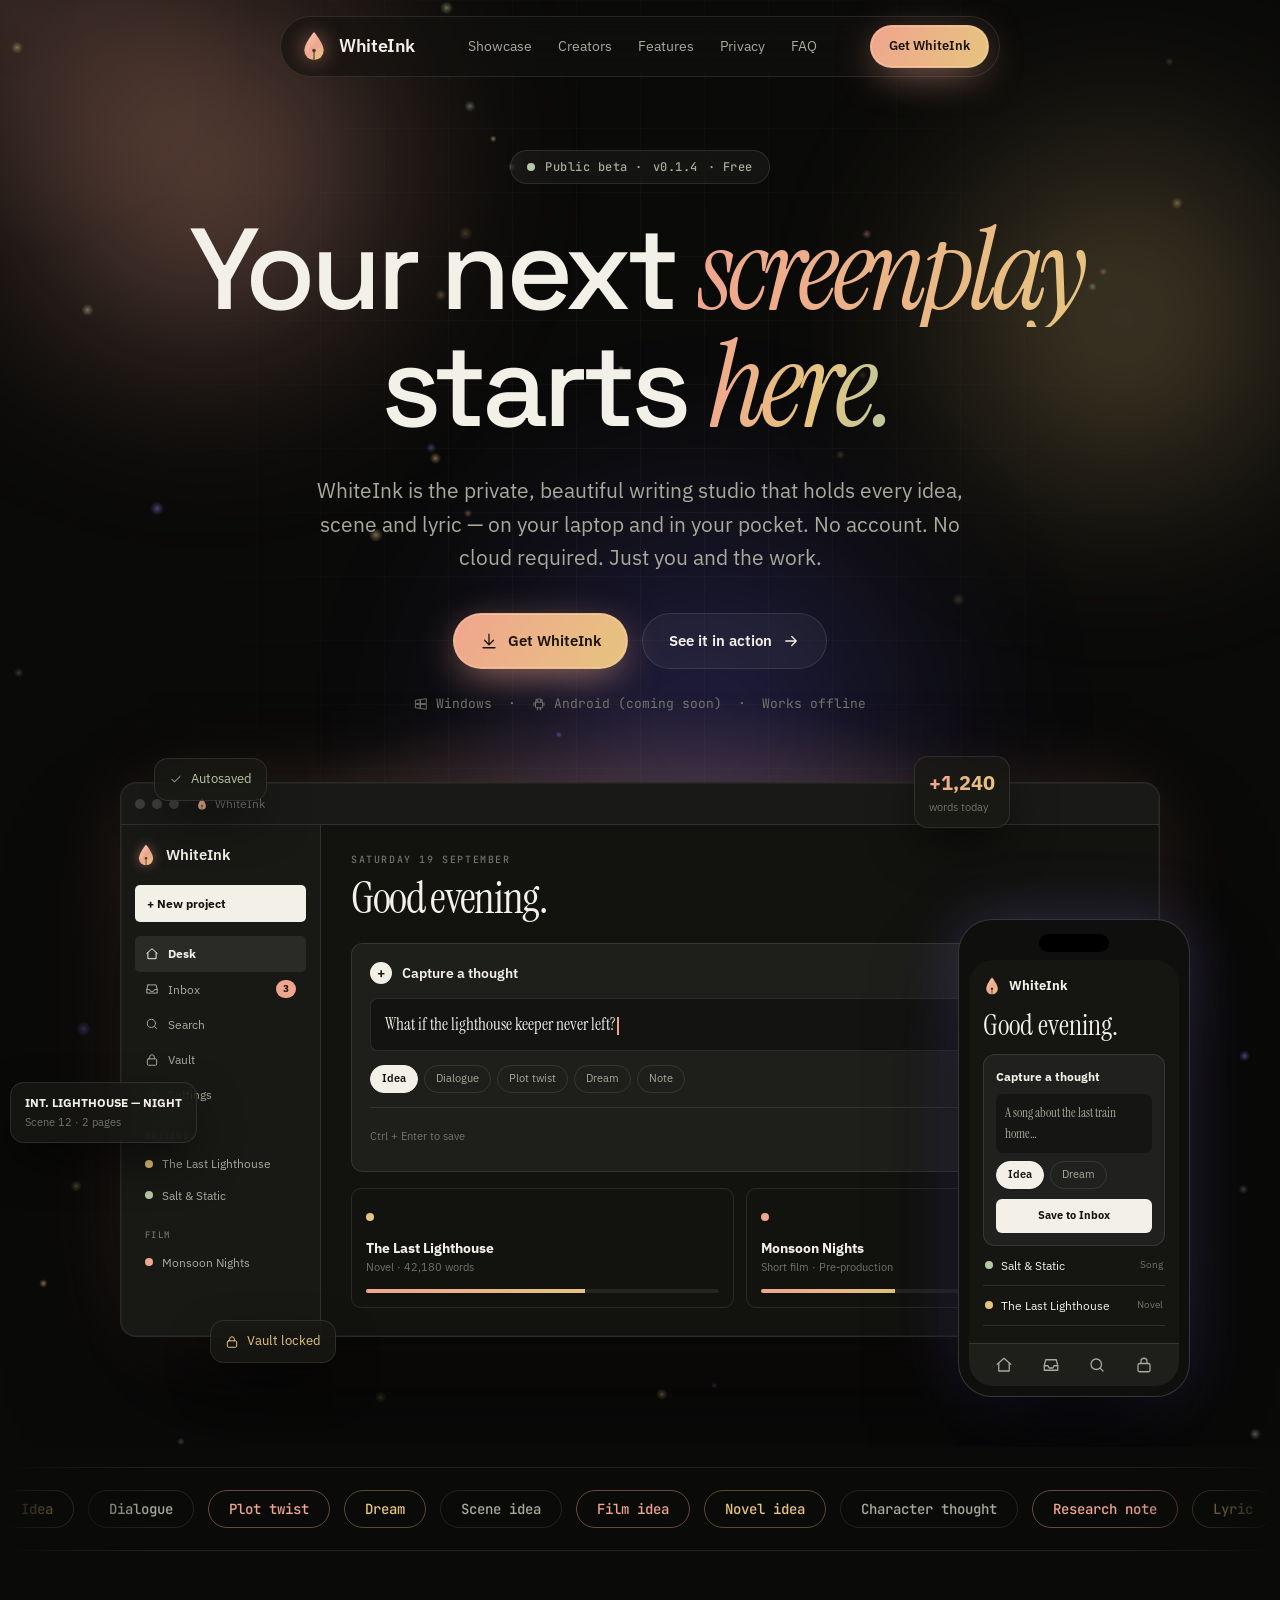
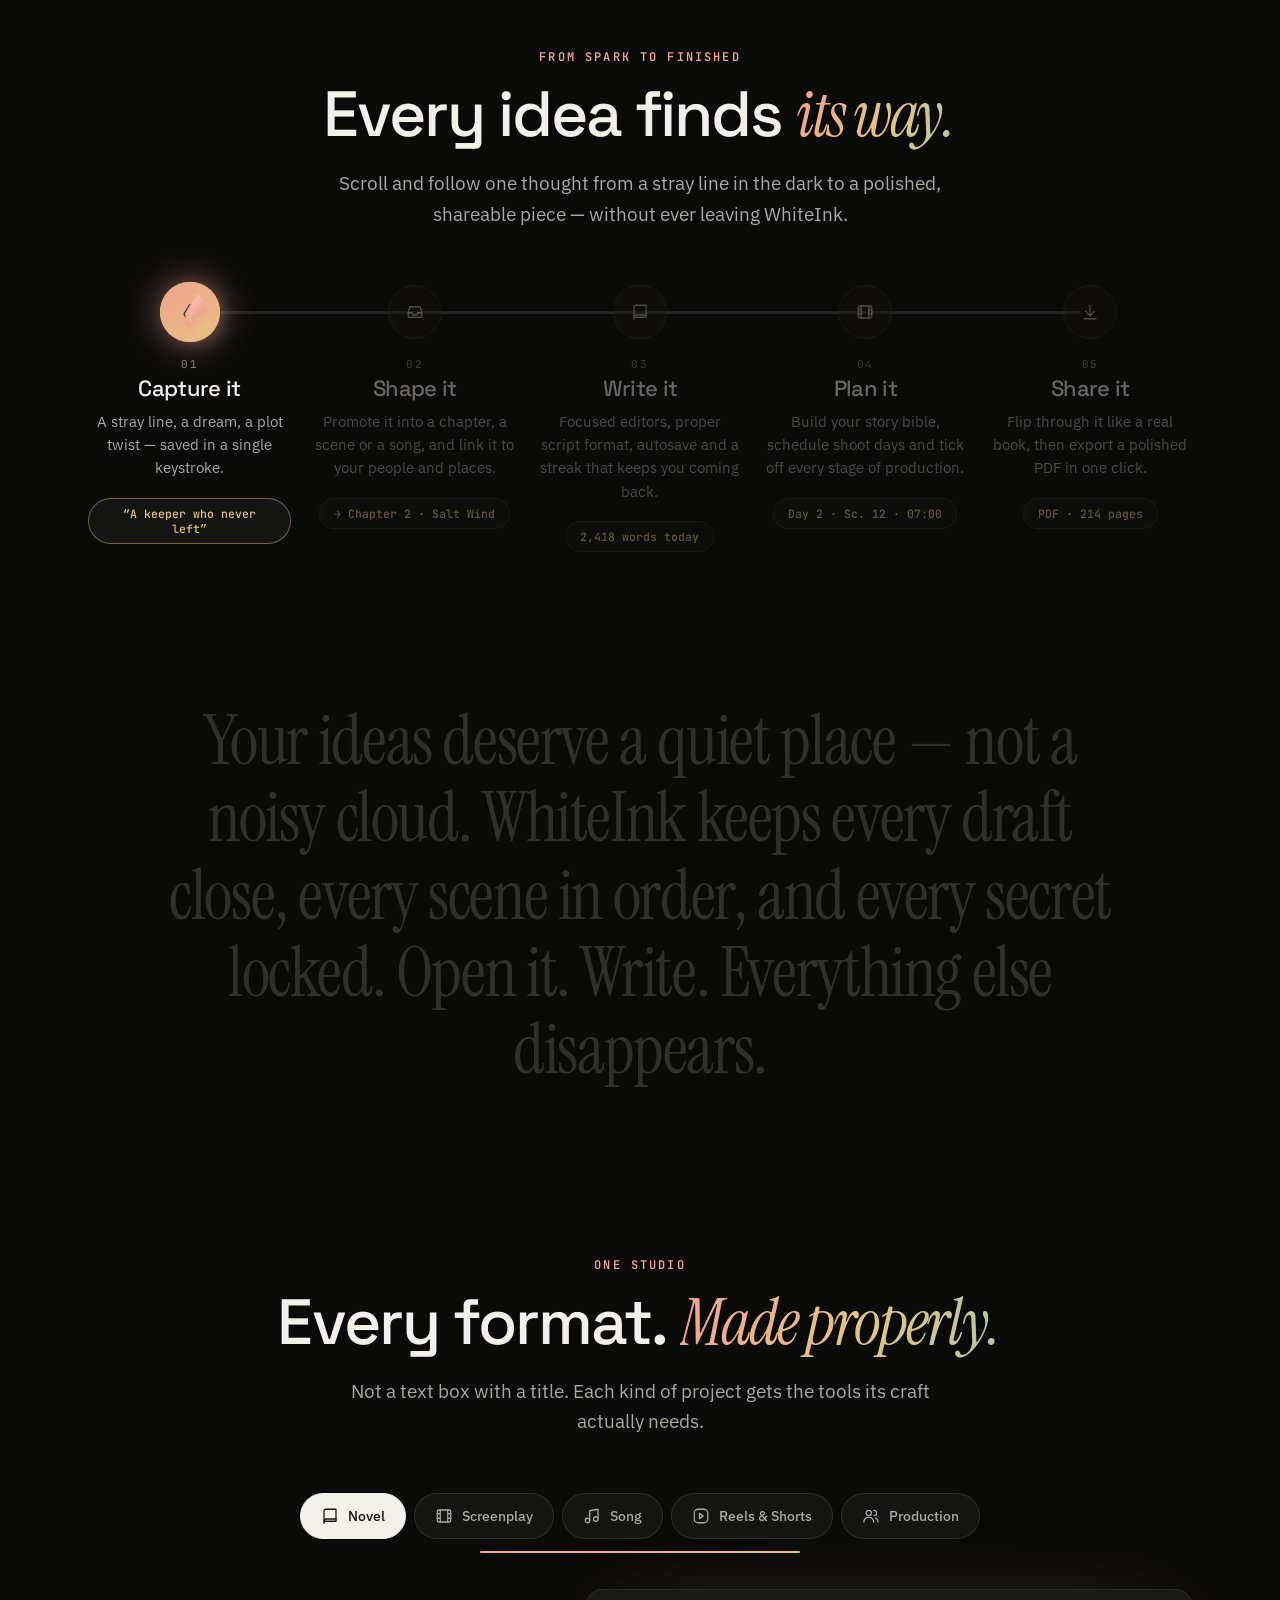
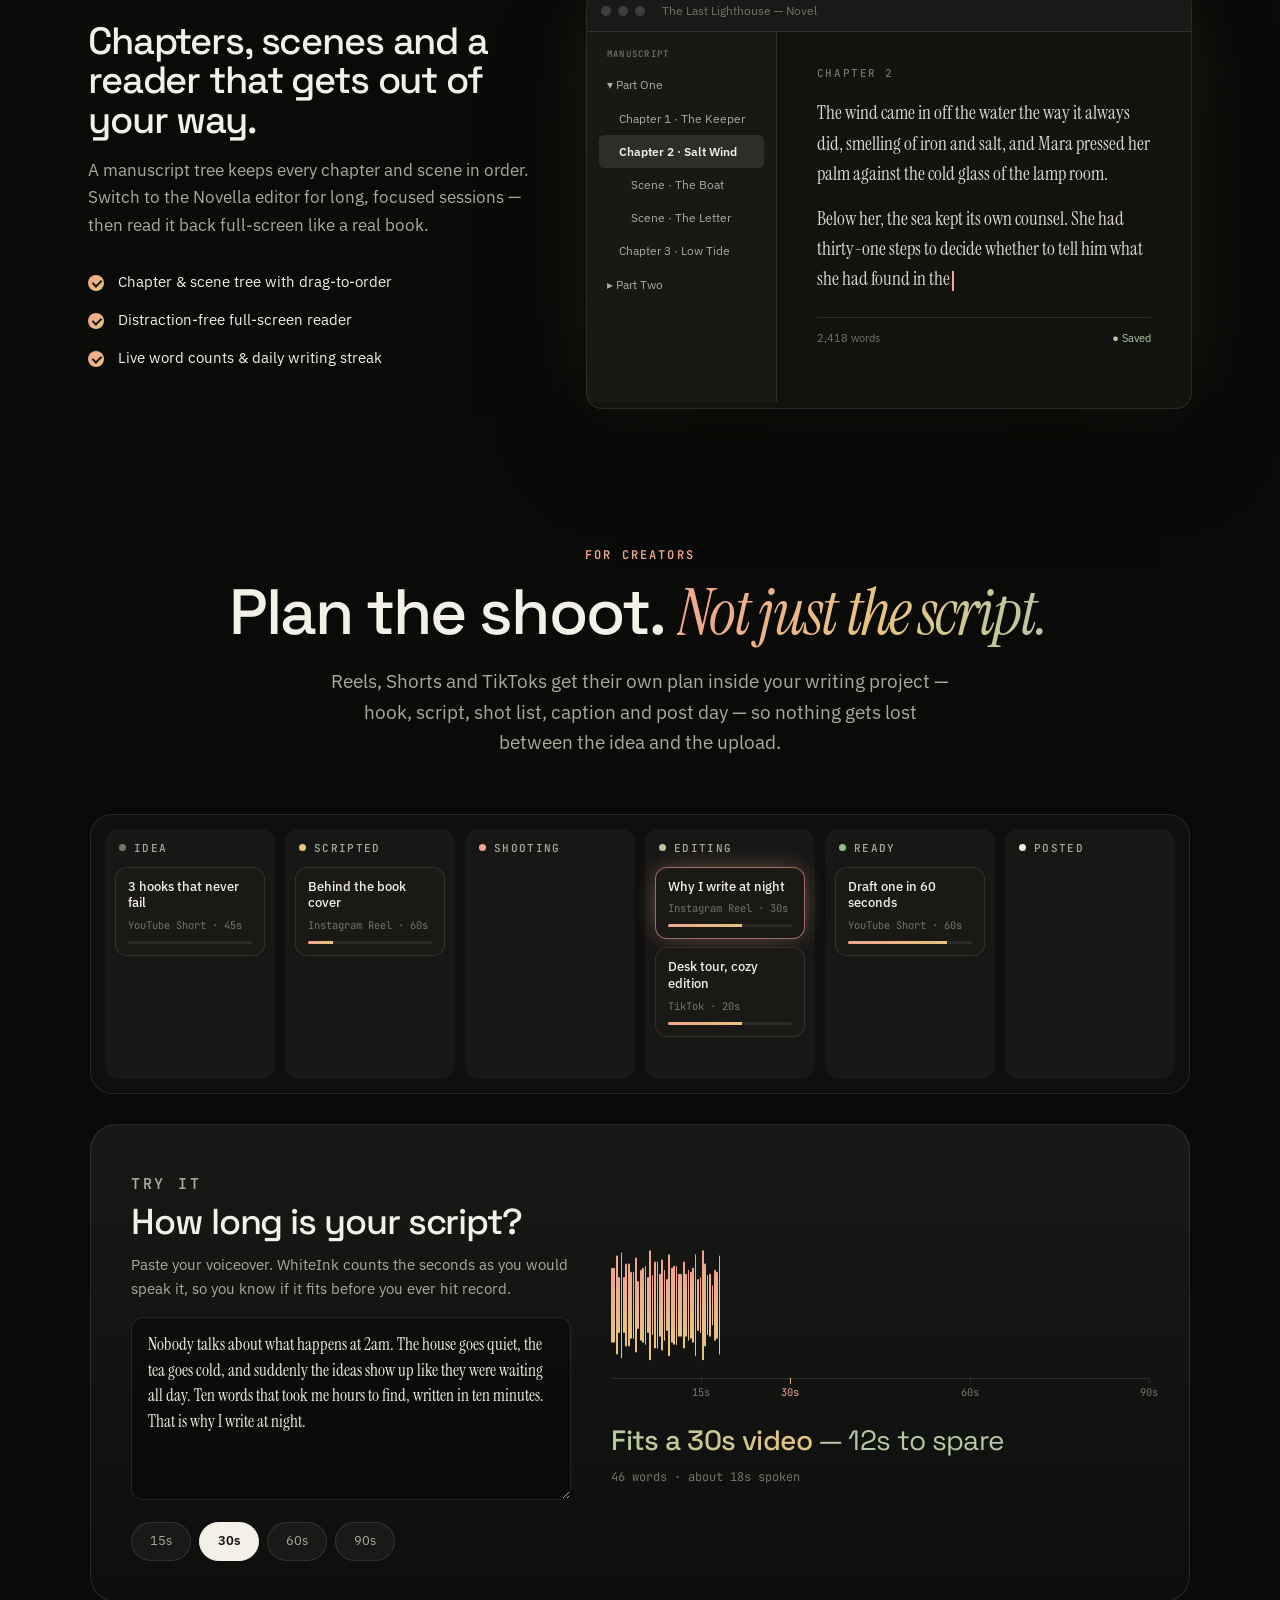
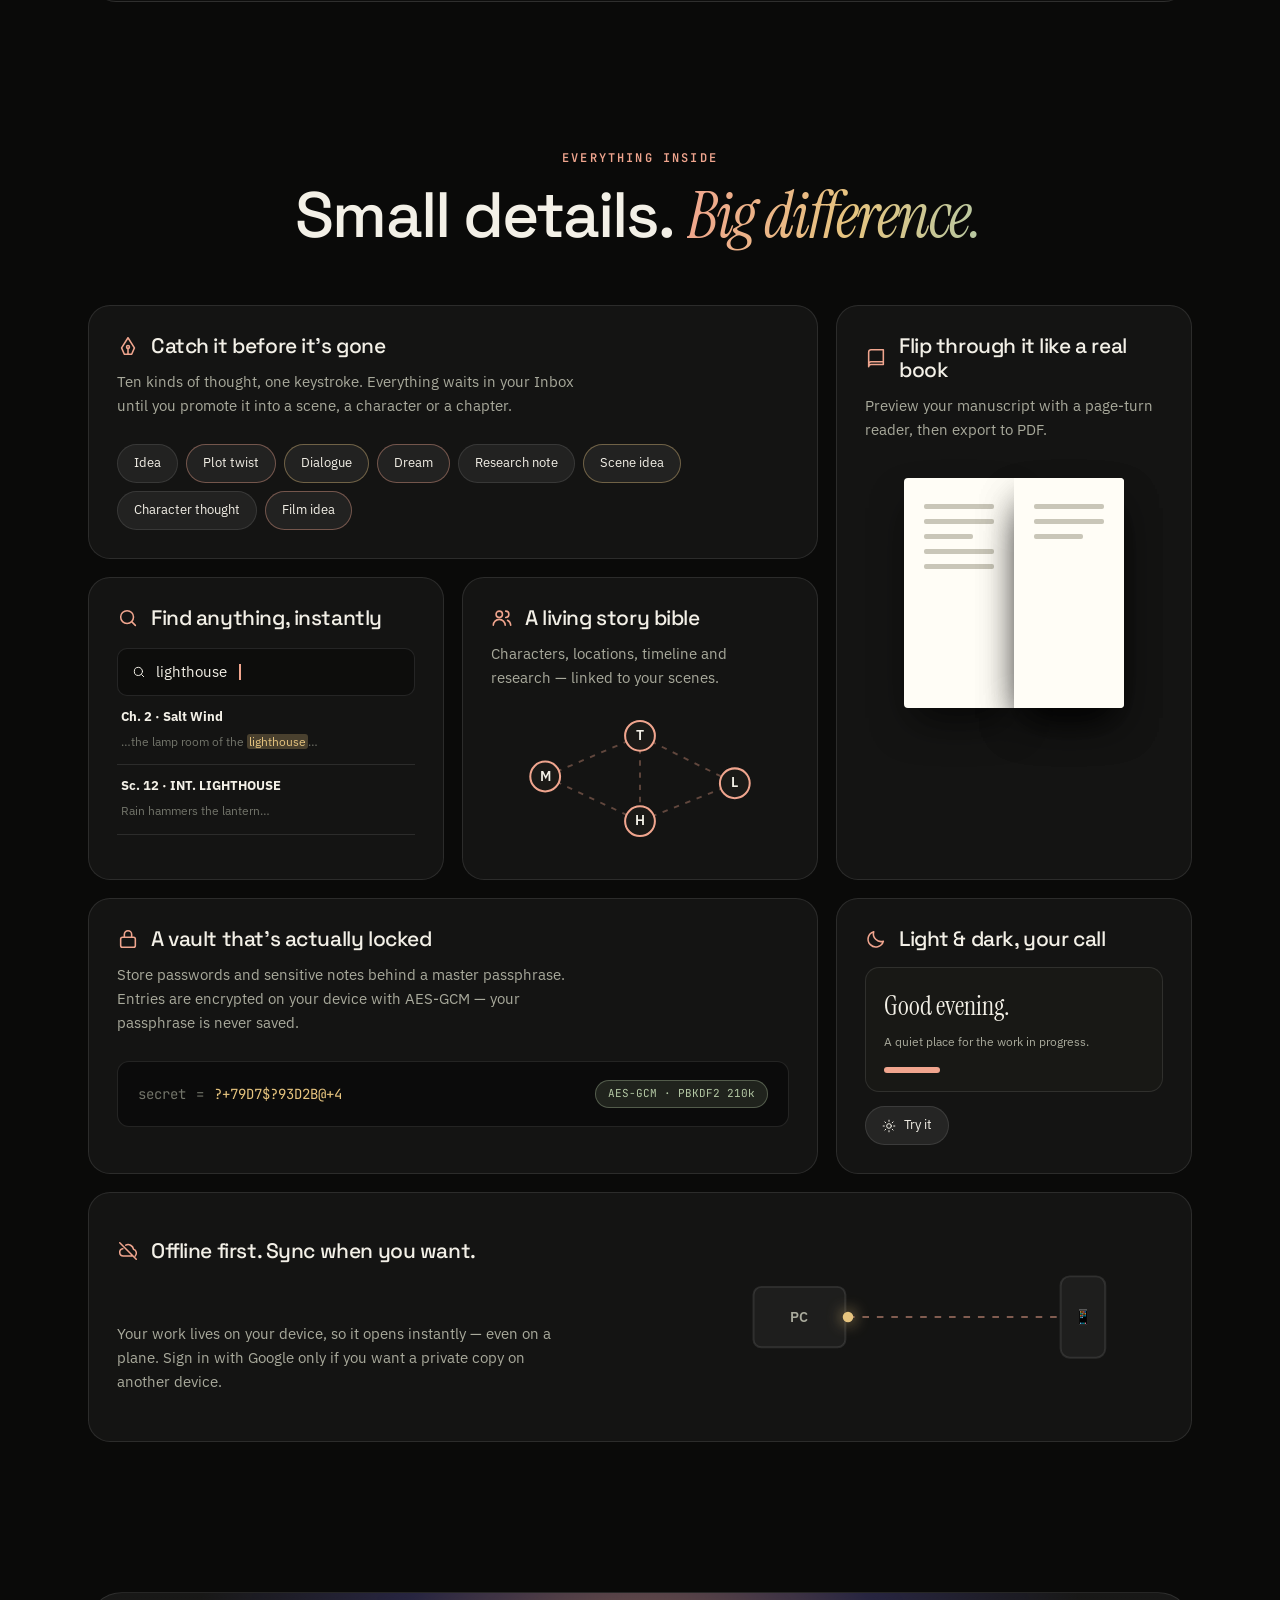
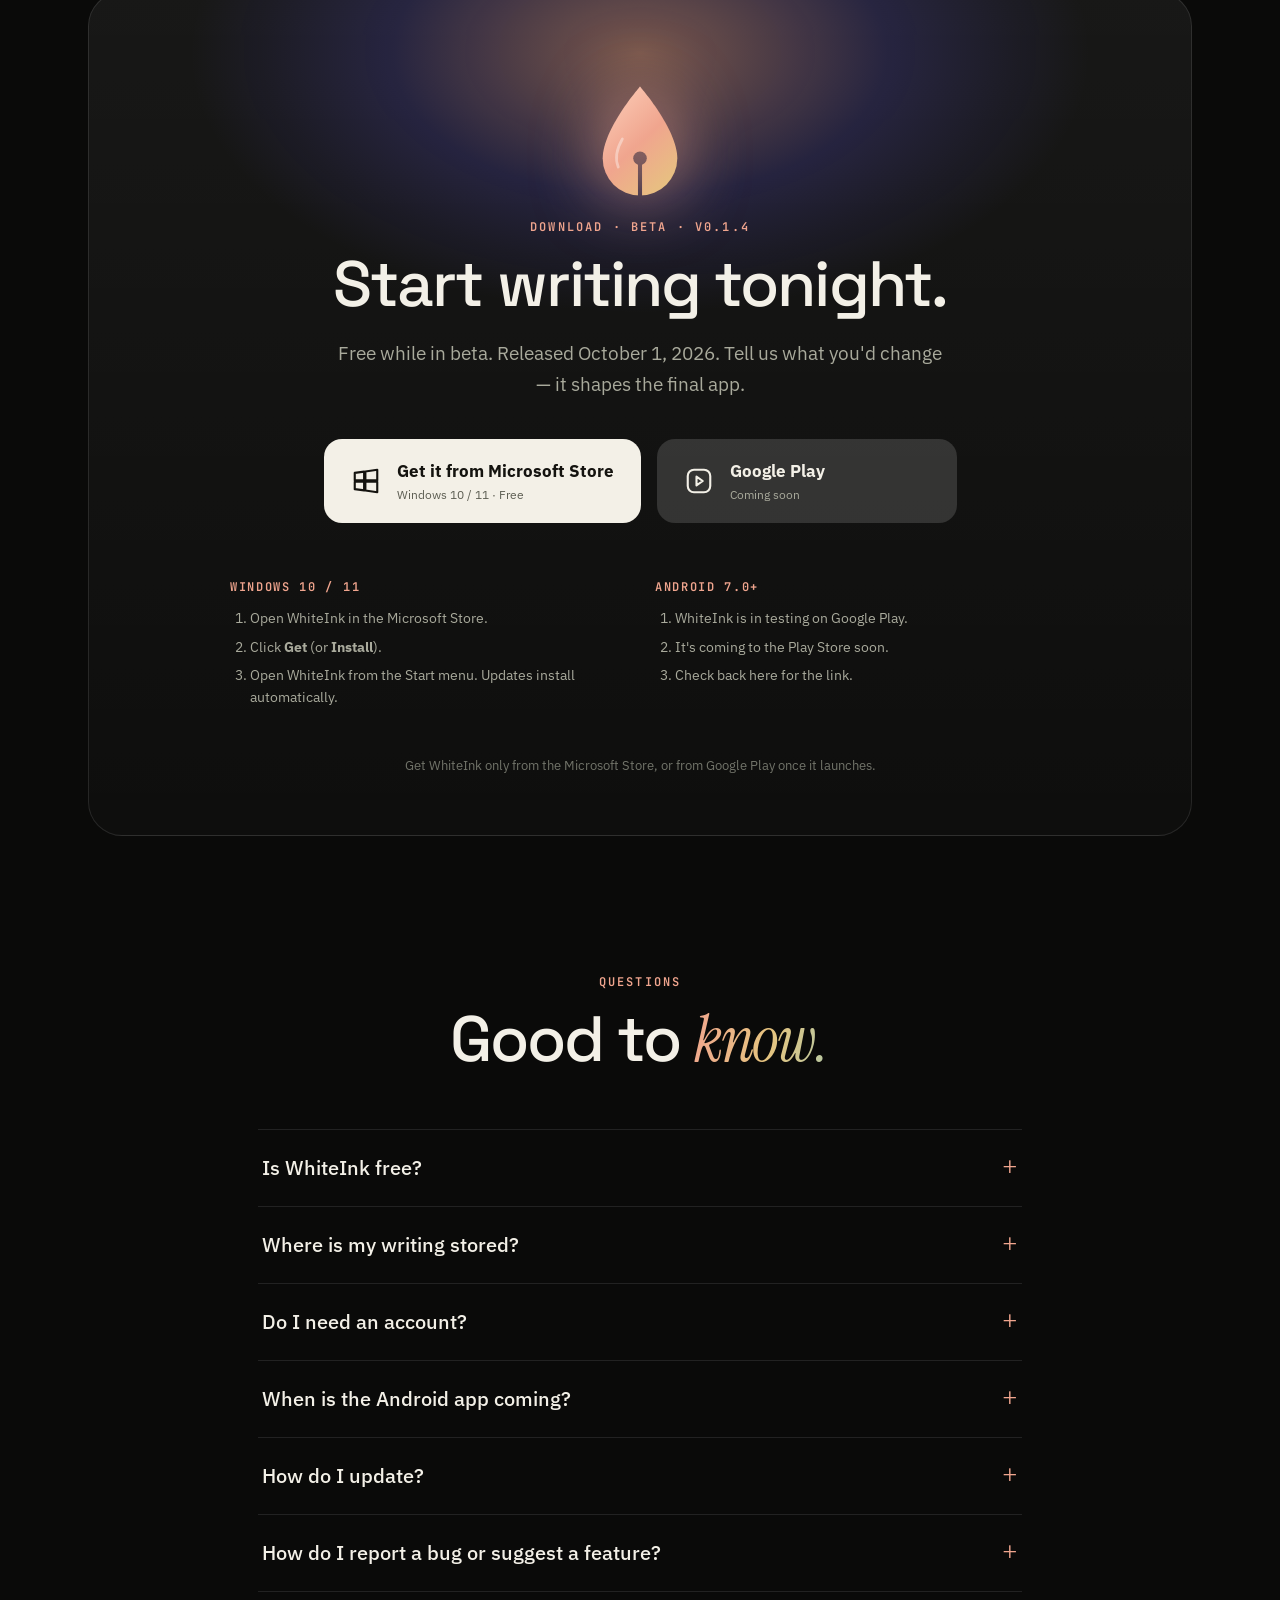
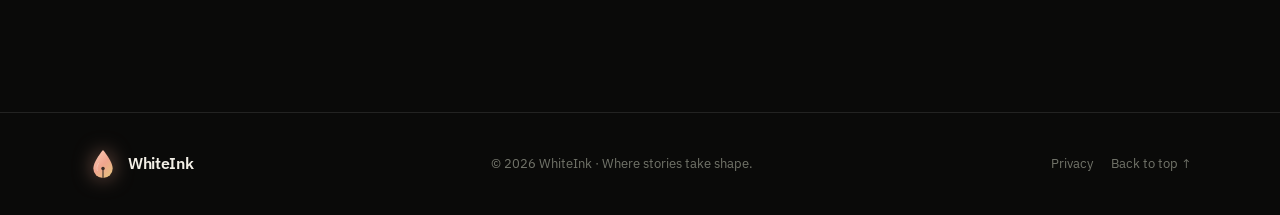
<file: index.html>
<!doctype html>
<html lang="en">
<head>
  <meta charset="utf-8">
  <meta name="viewport" content="width=device-width, initial-scale=1">
  <meta name="color-scheme" content="dark">
  <meta name="theme-color" content="#0a0a09">
  <title>WhiteInk — where stories take shape</title>
  <meta name="description" content="WhiteInk is the private, beautiful writing studio for novels, screenplays, songs and films. Free on the Microsoft Store; Android coming soon to Google Play.">
  <meta property="og:title" content="WhiteInk — where stories take shape">
  <meta property="og:description" content="Novels, screenplays, songs and films in one private, beautiful studio. Free on the Microsoft Store; Android coming soon to Google Play.">
  <link rel="icon" href="favicon.svg" type="image/svg+xml">
  <link rel="preconnect" href="https://fonts.googleapis.com">
  <link rel="preconnect" href="https://fonts.gstatic.com" crossorigin>
  <link href="https://fonts.googleapis.com/css2?family=IBM+Plex+Sans:wght@400;500;600;700&family=Instrument+Serif:ital@0;1&family=JetBrains+Mono:wght@400;500&family=Space+Grotesk:wght@500;600;700&display=swap" rel="stylesheet">
  <link rel="stylesheet" href="styles.css">
</head>
<body>

<!-- Icon sprite -->
<svg width="0" height="0" style="position:absolute" aria-hidden="true">
  <defs>
    <symbol id="i-pen" viewBox="0 0 24 24"><path d="M12 3 5 14l3 7h8l3-7L12 3Z"/><circle cx="12" cy="13" r="1.6"/><path d="M12 14.6V21"/></symbol>
    <symbol id="i-book" viewBox="0 0 24 24"><path d="M4 5.5A2.5 2.5 0 0 1 6.5 3H20v16H6.5A2.5 2.5 0 0 0 4 21.5v-16Z"/><path d="M4 18.5A2.5 2.5 0 0 1 6.5 16H20"/></symbol>
    <symbol id="i-film" viewBox="0 0 24 24"><rect x="3" y="4" width="18" height="16" rx="2"/><path d="M7 4v16M17 4v16M3 9h4M3 15h4M17 9h4M17 15h4"/></symbol>
    <symbol id="i-music" viewBox="0 0 24 24"><path d="M9 18V5l11-2v13"/><circle cx="6" cy="18" r="3"/><circle cx="17" cy="16" r="3"/></symbol>
    <symbol id="i-search" viewBox="0 0 24 24"><circle cx="11" cy="11" r="7"/><path d="m20 20-3.5-3.5"/></symbol>
    <symbol id="i-lock" viewBox="0 0 24 24"><rect x="4" y="10" width="16" height="11" rx="2"/><path d="M8 10V7a4 4 0 0 1 8 0v3"/></symbol>
    <symbol id="i-moon" viewBox="0 0 24 24"><path d="M20 14.5A8.5 8.5 0 0 1 9.5 4 8.5 8.5 0 1 0 20 14.5Z"/></symbol>
    <symbol id="i-sun" viewBox="0 0 24 24"><circle cx="12" cy="12" r="4"/><path d="M12 2v2M12 20v2M2 12h2M20 12h2M5 5l1.5 1.5M17.5 17.5 19 19M19 5l-1.5 1.5M6.5 17.5 5 19"/></symbol>
    <symbol id="i-home" viewBox="0 0 24 24"><path d="m3 11 9-8 9 8"/><path d="M5 10v10h14V10"/></symbol>
    <symbol id="i-inbox" viewBox="0 0 24 24"><path d="M3 13h5l1.5 3h5L16 13h5"/><path d="M5 5h14l2 8v6H3v-6l2-8Z"/></symbol>
    <symbol id="i-gear" viewBox="0 0 24 24"><circle cx="12" cy="12" r="3"/><path d="M12 2v3M12 19v3M2 12h3M19 12h3M4.9 4.9 7 7M17 17l2.1 2.1M19.1 4.9 17 7M7 17l-2.1 2.1"/></symbol>
    <symbol id="i-arrow" viewBox="0 0 24 24"><path d="M5 12h14M13 6l6 6-6 6"/></symbol>
    <symbol id="i-down" viewBox="0 0 24 24"><path d="M12 3v13M6 11l6 6 6-6M4 21h16"/></symbol>
    <symbol id="i-win" viewBox="0 0 24 24"><path d="M3 5.5 10.5 4.5v7H3zM11.5 4.4 21 3v8.5h-9.5zM3 12.5h7.5v7L3 18.5zM11.5 12.5H21V21l-9.5-1.4z"/></symbol>
    <symbol id="i-android" viewBox="0 0 24 24"><path d="M6 9h12v8a1.5 1.5 0 0 1-1.5 1.5h-9A1.5 1.5 0 0 1 6 17V9Z"/><path d="M8 5.5 6.8 3.8M16 5.5l1.2-1.7M6 9a6 6 0 0 1 12 0M3.5 10v5M20.5 10v5M9.5 18.5V22M14.5 18.5V22"/><circle cx="9.5" cy="7" r=".6"/><circle cx="14.5" cy="7" r=".6"/></symbol>
    <symbol id="i-play" viewBox="0 0 24 24"><rect x="3" y="3" width="18" height="18" rx="5"/><path d="m10 8.5 5 3.5-5 3.5z"/></symbol>
    <symbol id="i-check" viewBox="0 0 24 24"><path d="m5 12.5 4.5 4.5L19 7.5"/></symbol>
    <symbol id="i-cloudoff" viewBox="0 0 24 24"><path d="M3 3l18 18M17.5 17.5H7a4 4 0 0 1-.6-7.96M9.5 5.6A6 6 0 0 1 18 10a4.5 4.5 0 0 1 1.9 7.4"/></symbol>
    <symbol id="i-users" viewBox="0 0 24 24"><circle cx="9" cy="8" r="3.5"/><path d="M2.5 20a6.5 6.5 0 0 1 13 0M16 4.5a3.5 3.5 0 0 1 0 7M18 14.5a6.5 6.5 0 0 1 3.5 5.5"/></symbol>
  </defs>
</svg>

<div class="cursor-glow" aria-hidden="true"></div>

<header class="site-header" id="siteHeader">
  <div class="nav-pill">
    <a class="brand" href="#top"><img src="assets/mark.svg" alt="" width="28" height="28"><span>WhiteInk</span></a>
    <nav class="nav" aria-label="Main">
      <a href="#showcase">Showcase</a>
      <a href="#creators">Creators</a>
      <a href="#features">Features</a>
      <a href="#privacy">Privacy</a>
      <a href="#faq">FAQ</a>
    </nav>
    <a class="btn btn-glow btn-sm" href="#download">Get WhiteInk</a>
  </div>
</header>

<main id="top">

  <!-- ============ HERO ============ -->
  <section class="hero">
    <canvas id="particles" aria-hidden="true"></canvas>
    <div class="aurora" aria-hidden="true"><i></i><i></i><i></i></div>
    <div class="grid-floor" aria-hidden="true"></div>

    <div class="wrap hero-inner">
      <div class="badge reveal"><span class="pulse"></span> Public beta · <span data-version>v0.1.0</span> · Free</div>
      <h1 class="hero-title reveal">
        Your next
        <span class="rot" aria-live="polite">
          <span class="rot-word is-on">novel</span>
          <span class="rot-word">screenplay</span>
          <span class="rot-word">song</span>
          <span class="rot-word">short film</span>
          <span class="rot-word">series</span>
        </span><br>
        starts <em>here.</em>
      </h1>
      <p class="hero-sub reveal">WhiteInk is the private, beautiful writing studio that holds every idea, scene and lyric — on your laptop and in your pocket. No account. No cloud required. Just you and the work.</p>
      <div class="cta-row reveal">
        <a class="btn btn-glow" href="#download" data-primary-cta><svg class="ic"><use href="#i-down"/></svg><span>Get WhiteInk</span></a>
        <a class="btn btn-ghost" href="#showcase"><span>See it in action</span><svg class="ic"><use href="#i-arrow"/></svg></a>
      </div>
      <p class="hero-note reveal"><svg class="ic sm"><use href="#i-win"/></svg> Windows &nbsp;·&nbsp; <svg class="ic sm"><use href="#i-android"/></svg> Android (coming soon) &nbsp;·&nbsp; Works offline</p>
    </div>

    <!-- Device stage -->
    <div class="wrap stage-wrap">
      <div class="stage" id="stage">
        <div class="glow-orb" aria-hidden="true"></div>

        <!-- Laptop / desktop window -->
        <div class="device window" data-depth="1">
          <div class="win-bar"><i></i><i></i><i></i><span class="win-title"><img src="assets/mark.svg" alt="" width="12" height="12"> WhiteInk</span></div>
          <div class="win-body">
            <aside class="side">
              <div class="side-brand"><img src="assets/mark.svg" alt="" width="22" height="22"> WhiteInk</div>
              <div class="side-btn">+ New project</div>
              <div class="side-item on"><svg class="ic sm"><use href="#i-home"/></svg> Desk</div>
              <div class="side-item"><svg class="ic sm"><use href="#i-inbox"/></svg> Inbox <b>3</b></div>
              <div class="side-item"><svg class="ic sm"><use href="#i-search"/></svg> Search</div>
              <div class="side-item"><svg class="ic sm"><use href="#i-lock"/></svg> Vault</div>
              <div class="side-item"><svg class="ic sm"><use href="#i-gear"/></svg> Settings</div>
              <div class="side-label">Writing</div>
              <div class="side-proj"><i style="background:var(--ochre)"></i> The Last Lighthouse</div>
              <div class="side-proj"><i style="background:var(--sage)"></i> Salt &amp; Static</div>
              <div class="side-label">Film</div>
              <div class="side-proj"><i style="background:var(--coral)"></i> Monsoon Nights</div>
            </aside>
            <div class="main-mock">
              <div class="mm-date">SATURDAY 19 SEPTEMBER</div>
              <div class="mm-hello">Good evening.</div>
              <div class="mm-card">
                <div class="mm-card-h"><span class="dotplus">+</span> Capture a thought</div>
                <div class="mm-input"><span id="typed"></span><span class="caret"></span></div>
                <div class="mm-chips"><span class="on">Idea</span><span>Dialogue</span><span>Plot twist</span><span>Dream</span><span>Note</span></div>
                <div class="mm-foot"><span>Ctrl + Enter to save</span><span class="mm-save">Save to Inbox →</span></div>
              </div>
              <div class="mm-grid">
                <div><i style="background:var(--ochre)"></i><b>The Last Lighthouse</b><small>Novel · 42,180 words</small><div class="bar"><u style="width:62%"></u></div></div>
                <div><i style="background:var(--coral)"></i><b>Monsoon Nights</b><small>Short film · Pre-production</small><div class="bar"><u style="width:38%"></u></div></div>
              </div>
            </div>
          </div>
        </div>

        <!-- Phone -->
        <div class="device phone" data-depth="2">
          <div class="notch"></div>
          <div class="ph-body">
            <div class="ph-top"><img src="assets/mark.svg" alt="" width="18" height="18"> <b>WhiteInk</b></div>
            <div class="ph-hello">Good evening.</div>
            <div class="ph-card">
              <b>Capture a thought</b>
              <div class="ph-input">A song about the last train home…</div>
              <div class="mm-chips"><span class="on">Idea</span><span>Dream</span></div>
              <div class="ph-save">Save to Inbox</div>
            </div>
            <div class="ph-proj"><i style="background:var(--sage)"></i> Salt &amp; Static <small>Song</small></div>
            <div class="ph-proj"><i style="background:var(--ochre)"></i> The Last Lighthouse <small>Novel</small></div>
            <div class="ph-nav"><svg class="ic"><use href="#i-home"/></svg><svg class="ic"><use href="#i-inbox"/></svg><svg class="ic"><use href="#i-search"/></svg><svg class="ic"><use href="#i-lock"/></svg></div>
          </div>
        </div>

        <!-- Floating chips -->
        <div class="float f1" data-depth="3"><svg class="ic sm"><use href="#i-check"/></svg> Autosaved</div>
        <div class="float f2" data-depth="2"><b>INT. LIGHTHOUSE — NIGHT</b><small>Scene 12 · 2 pages</small></div>
        <div class="float f3" data-depth="3"><svg class="ic sm"><use href="#i-lock"/></svg> Vault locked</div>
        <div class="float f4" data-depth="2"><b>+1,240</b><small>words today</small></div>
      </div>
    </div>
  </section>

  <!-- ============ MARQUEE ============ -->
  <div class="marquee" aria-hidden="true">
    <div class="marquee-track">
      <span>Idea</span><span>Dialogue</span><span>Plot twist</span><span>Dream</span><span>Scene idea</span><span>Film idea</span><span>Novel idea</span><span>Character thought</span><span>Research note</span><span>Lyric</span>
      <span>Idea</span><span>Dialogue</span><span>Plot twist</span><span>Dream</span><span>Scene idea</span><span>Film idea</span><span>Novel idea</span><span>Character thought</span><span>Research note</span><span>Lyric</span>
    </div>
  </div>

  <!-- ============ JOURNEY ============ -->
  <section class="journey" id="journey">
    <div class="wrap">
      <div class="section-head center reveal">
        <p class="eyebrow">From spark to finished</p>
        <h2>Every idea finds <em>its way.</em></h2>
        <p class="lede">Scroll and follow one thought from a stray line in the dark to a polished, shareable piece — without ever leaving WhiteInk.</p>
      </div>

      <ol class="jsteps" id="jsteps">
        <li class="jstep">
          <span class="jnode"><svg class="ic"><use href="#i-pen"/></svg></span>
          <span class="jnum">01</span>
          <h3>Capture it</h3>
          <p>A stray line, a dream, a plot twist — saved in a single keystroke.</p>
          <span class="jtag">“A keeper who never left”</span>
        </li>
        <li class="jstep">
          <span class="jnode"><svg class="ic"><use href="#i-inbox"/></svg></span>
          <span class="jnum">02</span>
          <h3>Shape it</h3>
          <p>Promote it into a chapter, a scene or a song, and link it to your people and places.</p>
          <span class="jtag">→ Chapter 2 · Salt Wind</span>
        </li>
        <li class="jstep">
          <span class="jnode"><svg class="ic"><use href="#i-book"/></svg></span>
          <span class="jnum">03</span>
          <h3>Write it</h3>
          <p>Focused editors, proper script format, autosave and a streak that keeps you coming back.</p>
          <span class="jtag">2,418 words today</span>
        </li>
        <li class="jstep">
          <span class="jnode"><svg class="ic"><use href="#i-film"/></svg></span>
          <span class="jnum">04</span>
          <h3>Plan it</h3>
          <p>Build your story bible, schedule shoot days and tick off every stage of production.</p>
          <span class="jtag">Day 2 · Sc. 12 · 07:00</span>
        </li>
        <li class="jstep">
          <span class="jnode"><svg class="ic"><use href="#i-down"/></svg></span>
          <span class="jnum">05</span>
          <h3>Share it</h3>
          <p>Flip through it like a real book, then export a polished PDF in one click.</p>
          <span class="jtag">PDF · 214 pages</span>
        </li>
        <span class="jline" aria-hidden="true"><u></u></span>
        <img class="jdrop" src="assets/mark.svg" alt="" width="40" height="40" aria-hidden="true">
      </ol>
    </div>
  </section>

  <!-- ============ MANIFESTO ============ -->
  <section class="manifesto">
    <div class="wrap">
      <p class="manifesto-text" id="manifesto">Your ideas deserve a quiet place — not a noisy cloud. WhiteInk keeps every draft close, every scene in order, and every secret locked. Open it. Write. Everything else disappears.</p>
    </div>
  </section>

  <!-- ============ SHOWCASE ============ -->
  <section id="showcase" class="showcase">
    <div class="wrap">
      <div class="section-head center reveal">
        <p class="eyebrow">One studio</p>
        <h2>Every format. <em>Made properly.</em></h2>
        <p class="lede">Not a text box with a title. Each kind of project gets the tools its craft actually needs.</p>
      </div>

      <div class="tabs reveal" role="tablist" aria-label="Project formats">
        <button class="tab is-on" role="tab" data-tab="novel"><svg class="ic"><use href="#i-book"/></svg> Novel</button>
        <button class="tab" role="tab" data-tab="script"><svg class="ic"><use href="#i-film"/></svg> Screenplay</button>
        <button class="tab" role="tab" data-tab="song"><svg class="ic"><use href="#i-music"/></svg> Song</button>
        <button class="tab" role="tab" data-tab="reel"><svg class="ic"><use href="#i-play"/></svg> Reels &amp; Shorts</button>
        <button class="tab" role="tab" data-tab="film"><svg class="ic"><use href="#i-users"/></svg> Production</button>
        <span class="tab-progress"><u></u></span>
      </div>

      <div class="showcase-stage reveal">
        <div class="showcase-copy">
          <div class="copy" data-copy="novel">
            <h3>Chapters, scenes and a reader that gets out of your way.</h3>
            <p>A manuscript tree keeps every chapter and scene in order. Switch to the Novella editor for long, focused sessions — then read it back full-screen like a real book.</p>
            <ul class="ticks"><li>Chapter &amp; scene tree with drag-to-order</li><li>Distraction-free full-screen reader</li><li>Live word counts &amp; daily writing streak</li></ul>
          </div>
          <div class="copy" data-copy="script" hidden>
            <h3>Industry-standard script format, automatically.</h3>
            <p>Scene headings, action, character and dialogue snap into proper screenplay layout as you type. Keep saved versions of every draft and jump between scenes from the list.</p>
            <ul class="ticks"><li>Proper screenplay formatting &amp; pagination</li><li>Scene list &amp; saved draft versions</li><li>Export a clean screenplay PDF</li></ul>
          </div>
          <div class="copy" data-copy="song" hidden>
            <h3>A home for lyrics, verses and hooks.</h3>
            <p>Sketch a chorus at 2 a.m., come back to it next month. Songs live beside your other projects with their own dedicated lyric space.</p>
            <ul class="ticks"><li>Lyric writing space per song</li><li>Sits alongside novels &amp; films</li><li>Capture stray lines straight into your Inbox</li></ul>
          </div>
          <div class="copy" data-copy="reel" hidden>
            <h3>Plan the reel, the shoot and the post — in one place.</h3>
            <p>Inside any General Writing project, the Content Plan tab holds every Instagram Reel, YouTube Short or TikTok you're planning — no separate project needed for a 30-second video.</p>
            <ul class="ticks"><li>Hook-first script: what we see, what you say</li><li>Live length check for 15, 30, 60 and 90-second targets</li><li>Shot list, caption &amp; hashtag counters, PDF for shoot day</li></ul>
          </div>
          <div class="copy" data-copy="film" hidden>
            <h3>From script to shoot day — in the same app.</h3>
            <p>Short films, features and series get production details, a stage-by-stage checklist and a shooting schedule, with call-sheet-ready PDF export.</p>
            <ul class="ticks"><li>Shoot-day schedule &amp; PDF export</li><li>Production checklist by stage</li><li>Characters, locations &amp; timeline linked to scenes</li></ul>
          </div>
        </div>

        <div class="showcase-window">
          <div class="win-bar"><i></i><i></i><i></i><span class="win-title" id="winTitle">The Last Lighthouse — Novel</span></div>

          <!-- Novel -->
          <div class="pane is-on" data-pane="novel">
            <div class="pane-split">
              <div class="tree">
                <div class="tree-h">Manuscript</div>
                <div class="tree-i">▾ Part One</div>
                <div class="tree-i l2">Chapter 1 · The Keeper</div>
                <div class="tree-i l2 on">Chapter 2 · Salt Wind</div>
                <div class="tree-i l3">Scene · The Boat</div>
                <div class="tree-i l3">Scene · The Letter</div>
                <div class="tree-i l2">Chapter 3 · Low Tide</div>
                <div class="tree-i">▸ Part Two</div>
              </div>
              <div class="prose">
                <div class="prose-h">Chapter 2</div>
                <p>The wind came in off the water the way it always did, smelling of iron and salt, and Mara pressed her palm against the cold glass of the lamp room.</p>
                <p>Below her, the sea kept its own counsel. She had thirty-one steps to decide whether to tell him what she had found in the<span class="caret"></span></p>
                <div class="prose-f"><span>2,418 words</span><span class="ok">● Saved</span></div>
              </div>
            </div>
          </div>

          <!-- Screenplay -->
          <div class="pane" data-pane="script">
            <div class="pane-split">
              <div class="tree">
                <div class="tree-h">Scenes</div>
                <div class="tree-i">10 · EXT. HARBOUR</div>
                <div class="tree-i">11 · INT. BOATHOUSE</div>
                <div class="tree-i on">12 · INT. LIGHTHOUSE</div>
                <div class="tree-i">13 · EXT. CLIFFS</div>
                <div class="tree-h" style="margin-top:14px">Versions</div>
                <div class="tree-i">Draft 3 · today</div>
                <div class="tree-i">Draft 2 · Sep 12</div>
              </div>
              <div class="script">
                <p class="sc-head">INT. LIGHTHOUSE — NIGHT</p>
                <p class="sc-act">Rain hammers the lantern glass. MARA (30s, weathered) climbs the last step, out of breath.</p>
                <p class="sc-char">MARA</p>
                <p class="sc-dlg">You said it was off for good.</p>
                <p class="sc-char">TOM</p>
                <p class="sc-par">(not turning)</p>
                <p class="sc-dlg">It was. Until tonight.<span class="caret"></span></p>
              </div>
            </div>
          </div>

          <!-- Song -->
          <div class="pane" data-pane="song">
            <div class="song">
              <div class="song-h"><b>Salt &amp; Static</b><span>Key of D · 92 bpm</span></div>
              <p class="song-tag">Verse 1</p>
              <p>Radio hums the last train home,<br>city light on a rain-slick road,<br>I keep your name inside my phone<br>like a song I never showed</p>
              <p class="song-tag">Chorus</p>
              <p class="hl">Oh, we were salt and static,<br>we were fire in the fog —<span class="caret"></span></p>
            </div>
          </div>

          <!-- Reels & Shorts -->
          <div class="pane" data-pane="reel">
            <div class="reel">
              <div class="reel-top">
                <b>Why I write at night</b>
                <div class="mm-chips"><span>Idea</span><span class="on">Scripted</span><span>Shooting</span><span>Ready to post</span></div>
              </div>
              <div class="reel-meta"><span class="on">YouTube Short</span><span>Instagram Reel</span><span>TikTok</span><i></i><span class="on">60s</span><span>30s</span></div>
              <div class="reel-meter"><u></u></div>
              <small class="reel-meter-t">≈ 13s spoken of 60s target</small>
              <p class="reel-hook"><em>Hook</em> Nobody talks about what happens at 2am when the ideas finally show up.</p>
              <div class="reel-beats">
                <div class="reel-row head"><span>On screen</span><span>Say</span></div>
                <div class="reel-row"><span>Close-up: desk lamp switching on</span><span>The house is quiet. That's when the work starts.</span></div>
                <div class="reel-row"><span>Hands typing, warm light</span><span>Ten words that took me all day to find.</span></div>
              </div>
              <div class="reel-foot">
                <span class="shot done">Wide of the desk</span><span class="shot done">Hands typing</span><span class="shot">Cup of tea</span>
                <span class="reel-tags">#writing #amwriting #reels</span>
              </div>
            </div>
          </div>

          <!-- Production -->
          <div class="pane" data-pane="film">
            <div class="sched">
              <div class="sched-h"><b>Shooting schedule</b><span class="pill">Export PDF</span></div>
              <div class="sched-row head"><span>Day</span><span>Scene</span><span>Location</span><span>Call</span></div>
              <div class="sched-row"><span>Day 1</span><span>Sc. 4–6</span><span>Harbour</span><span>05:30</span></div>
              <div class="sched-row on"><span>Day 2</span><span>Sc. 12</span><span>Lighthouse</span><span>07:00</span></div>
              <div class="sched-row"><span>Day 3</span><span>Sc. 13–15</span><span>Cliffs</span><span>06:00</span></div>
              <div class="sched-row"><span>Day 4</span><span>Sc. 18</span><span>Boathouse</span><span>08:30</span></div>
              <div class="chk"><i></i><i></i><i></i><i class="off"></i><i class="off"></i> <small>Pre-production checklist · 3 of 5</small></div>
            </div>
          </div>
        </div>
      </div>
    </div>
  </section>

  <!-- ============ CREATORS ============ -->
  <section id="creators" class="creators">
    <div class="wrap">
      <div class="section-head center reveal">
        <p class="eyebrow">For creators</p>
        <h2>Plan the shoot. <em>Not just the script.</em></h2>
        <p class="lede">Reels, Shorts and TikToks get their own plan inside your writing project — hook, script, shot list, caption and post day — so nothing gets lost between the idea and the upload.</p>
      </div>

      <div class="board-wrap reveal">
        <div class="board" id="board" role="img" aria-label="An example content pipeline: videos moving from Idea to Posted">
          <div class="bcol" data-stage="0"><h4><i></i>Idea</h4><div class="bcol-body"></div></div>
          <div class="bcol" data-stage="1"><h4><i></i>Scripted</h4><div class="bcol-body"></div></div>
          <div class="bcol" data-stage="2"><h4><i></i>Shooting</h4><div class="bcol-body"></div></div>
          <div class="bcol" data-stage="3"><h4><i></i>Editing</h4><div class="bcol-body"></div></div>
          <div class="bcol" data-stage="4"><h4><i></i>Ready</h4><div class="bcol-body"></div></div>
          <div class="bcol" data-stage="5"><h4><i></i>Posted</h4><div class="bcol-body"></div></div>
        </div>
      </div>

      <div class="timer reveal" id="timer">
        <div class="timer-copy">
          <p class="eyebrow">Try it</p>
          <h3>How long is your script?</h3>
          <p>Paste your voiceover. WhiteInk counts the seconds as you would speak it, so you know if it fits before you ever hit record.</p>
          <textarea id="timerText" rows="6" spellcheck="false" aria-label="Your script">Nobody talks about what happens at 2am. The house goes quiet, the tea goes cold, and suddenly the ideas show up like they were waiting all day. Ten words that took me hours to find, written in ten minutes. That is why I write at night.</textarea>
          <div class="timer-targets" role="group" aria-label="Target length">
            <button type="button" class="tt" data-sec="15">15s</button>
            <button type="button" class="tt on" data-sec="30">30s</button>
            <button type="button" class="tt" data-sec="60">60s</button>
            <button type="button" class="tt" data-sec="90">90s</button>
          </div>
        </div>
        <div class="timer-viz">
          <div class="wave" id="wave" aria-hidden="true"></div>
          <div class="ruler" id="ruler" aria-hidden="true"></div>
          <div class="verdict" id="verdict" aria-live="polite"></div>
        </div>
      </div>
    </div>
  </section>

  <!-- ============ BENTO FEATURES ============ -->
  <section id="features" class="features">
    <div class="wrap">
      <div class="section-head center reveal">
        <p class="eyebrow">Everything inside</p>
        <h2>Small details. <em>Big difference.</em></h2>
      </div>

      <div class="bento">
        <article class="bcard span2 spot reveal">
          <div class="bcard-t"><svg class="ic"><use href="#i-pen"/></svg><h3>Catch it before it's gone</h3></div>
          <p>Ten kinds of thought, one keystroke. Everything waits in your Inbox until you promote it into a scene, a character or a chapter.</p>
          <div class="chip-cloud" aria-hidden="true"><span>Idea</span><span>Plot twist</span><span>Dialogue</span><span>Dream</span><span>Research note</span><span>Scene idea</span><span>Character thought</span><span>Film idea</span></div>
        </article>

        <article class="bcard tall spot reveal">
          <div class="bcard-t"><svg class="ic"><use href="#i-book"/></svg><h3>Flip through it like a real book</h3></div>
          <p>Preview your manuscript with a page-turn reader, then export to PDF.</p>
          <div class="book" aria-hidden="true">
            <div class="pg left"><u></u><u></u><u class="s"></u><u></u><u></u></div>
            <div class="pg right"><u></u><u class="s"></u><u></u><u></u><u></u></div>
            <div class="pg flip"><u></u><u></u><u class="s"></u></div>
          </div>
        </article>

        <article class="bcard spot reveal">
          <div class="bcard-t"><svg class="ic"><use href="#i-search"/></svg><h3>Find anything, instantly</h3></div>
          <div class="search-demo" aria-hidden="true">
            <div class="sd-input"><svg class="ic sm"><use href="#i-search"/></svg><span id="searchTyped"></span><span class="caret"></span></div>
            <div class="sd-res"><b>Ch. 2 · Salt Wind</b><small>…the lamp room of the <mark>lighthouse</mark>…</small></div>
            <div class="sd-res"><b>Sc. 12 · INT. LIGHTHOUSE</b><small>Rain hammers the lantern…</small></div>
          </div>
        </article>

        <article class="bcard spot reveal">
          <div class="bcard-t"><svg class="ic"><use href="#i-users"/></svg><h3>A living story bible</h3></div>
          <p>Characters, locations, timeline and research — linked to your scenes.</p>
          <svg class="graph" viewBox="0 0 220 110" aria-hidden="true">
            <g class="edges"><path d="M40 55 L110 25"/><path d="M110 25 L180 60"/><path d="M40 55 L110 88"/><path d="M110 88 L180 60"/><path d="M110 25 L110 88"/></g>
            <g class="nodes"><circle cx="40" cy="55" r="11"/><circle cx="110" cy="25" r="11"/><circle cx="180" cy="60" r="11"/><circle cx="110" cy="88" r="11"/></g>
            <g class="lab"><text x="40" y="58">M</text><text x="110" y="28">T</text><text x="180" y="63">L</text><text x="110" y="91">H</text></g>
          </svg>
        </article>

        <article class="bcard span2 spot reveal" id="privacy">
          <div class="bcard-t"><svg class="ic"><use href="#i-lock"/></svg><h3>A vault that's actually locked</h3></div>
          <p>Store passwords and sensitive notes behind a master passphrase. Entries are encrypted on your device with AES-GCM — your passphrase is never saved.</p>
          <div class="vault" aria-hidden="true">
            <span class="v-k">secret</span><span class="v-eq">=</span><span class="v-val" id="vaultText">sunlit-harbor-42</span>
            <span class="v-badge">AES-GCM · PBKDF2 210k</span>
          </div>
        </article>

        <article class="bcard spot reveal">
          <div class="bcard-t"><svg class="ic"><use href="#i-moon"/></svg><h3>Light &amp; dark, your call</h3></div>
          <div class="theme-demo" id="themeDemo" aria-hidden="true">
            <div class="td-card"><b>Good evening.</b><small>A quiet place for the work in progress.</small><span></span></div>
          </div>
          <button class="td-toggle" id="themeToggle" type="button"><svg class="ic sm"><use href="#i-sun"/></svg> Try it</button>
        </article>

        <article class="bcard span3 spot reveal">
          <div class="bcard-t"><svg class="ic"><use href="#i-cloudoff"/></svg><h3>Offline first. Sync when you want.</h3></div>
          <p>Your work lives on your device, so it opens instantly — even on a plane. Sign in with Google only if you want a private copy on another device.</p>
          <svg class="sync" viewBox="0 0 320 90" aria-hidden="true">
            <rect x="8" y="22" width="70" height="46" rx="6"/><rect x="242" y="14" width="34" height="62" rx="7"/>
            <path class="flow" d="M80 45 H240"/>
            <circle class="pkt" r="4" cx="80" cy="45"/>
            <text x="43" y="49" class="t">PC</text><text x="259" y="49" class="t">📱</text>
          </svg>
        </article>
      </div>
    </div>
  </section>

  <!-- ============ DOWNLOAD ============ -->
  <section id="download" class="download">
    <div class="wrap">
      <div class="dl-hero reveal">
        <div class="dl-glow" aria-hidden="true"></div>
        <img class="dl-logo" src="assets/mark.svg" alt="" width="116" height="116">
        <p class="eyebrow">Download · <span data-channel>Beta</span> · <span data-version>v0.1.0</span></p>
        <h2>Start writing tonight.</h2>
        <p class="lede">Free while in beta. Released <span data-released>September 2026</span>. Tell us what you'd change — it shapes the final app.</p>

        <div class="dl-buttons">
          <a class="dl-btn" data-link="windows" id="card-windows" href="#download" aria-disabled="true">
            <svg class="ic lg"><use href="#i-win"/></svg>
            <span><b>Get it from Microsoft Store</b><small>Windows 10 / 11 · Free</small></span>
            <em data-recommended="windows" hidden>For you</em>
          </a>
          <a class="dl-btn" data-link="android" id="card-android" href="#download" aria-disabled="true">
            <svg class="ic lg"><use href="#i-play"/></svg>
            <span><b>Google Play</b><small>Coming soon</small></span>
            <em data-recommended="android" hidden>For you</em>
          </a>
        </div>

        <div class="install">
          <div><h4>Windows 10 / 11</h4><ol><li>Open WhiteInk in the Microsoft Store.</li><li>Click <b>Get</b> (or <b>Install</b>).</li><li>Open WhiteInk from the Start menu. Updates install automatically.</li></ol></div>
          <div><h4>Android 7.0+</h4><ol><li>WhiteInk is in testing on Google Play.</li><li>It's coming to the Play Store soon.</li><li>Check back here for the link.</li></ol></div>
        </div>
        <p class="fine">Get WhiteInk only from the Microsoft Store, or from Google Play once it launches.</p>
      </div>
    </div>
  </section>

  <!-- ============ FAQ ============ -->
  <section id="faq" class="faq">
    <div class="wrap narrow">
      <div class="section-head center reveal"><p class="eyebrow">Questions</p><h2>Good to <em>know.</em></h2></div>
      <details class="reveal"><summary>Is WhiteInk free?</summary><p>Yes — the beta is completely free. If pricing ever arrives, you'll hear about it well before the beta ends.</p></details>
      <details class="reveal"><summary>Where is my writing stored?</summary><p>On your own device. Nothing is uploaded unless you turn on sync, which saves a private snapshot of your work to your own cloud storage, tied to your Google sign-in.</p></details>
      <details class="reveal"><summary>Do I need an account?</summary><p>No. WhiteInk works fully offline with no account. Signing in with Google is only for syncing between devices.</p></details>
      <details class="reveal"><summary>When is the Android app coming?</summary><p>WhiteInk for Android is being tested on Google Play now and will be available in the Play Store soon. We'll add the link right here.</p></details>
      <details class="reveal"><summary>How do I update?</summary><p>The store keeps WhiteInk up to date automatically. Your projects stay where they are.</p></details>
      <details class="reveal"><summary>How do I report a bug or suggest a feature?</summary><p><a href="#" data-feedback>Open an issue</a> on our GitHub page with what happened and which device you use. Every report shapes the release.</p></details>
    </div>
  </section>
</main>

<footer class="footer">
  <div class="wrap foot">
    <a class="brand" href="#top"><img src="assets/mark.svg" alt="" width="26" height="26"><span>WhiteInk</span></a>
    <span>© <span id="year"></span> WhiteInk · Where stories take shape.</span>
    <span class="foot-links"><a href="privacy.html">Privacy</a><a class="to-top" href="#top">Back to top ↑</a></span>
  </div>
</footer>

<script src="script.js"></script>
</body>
</html>
</file>
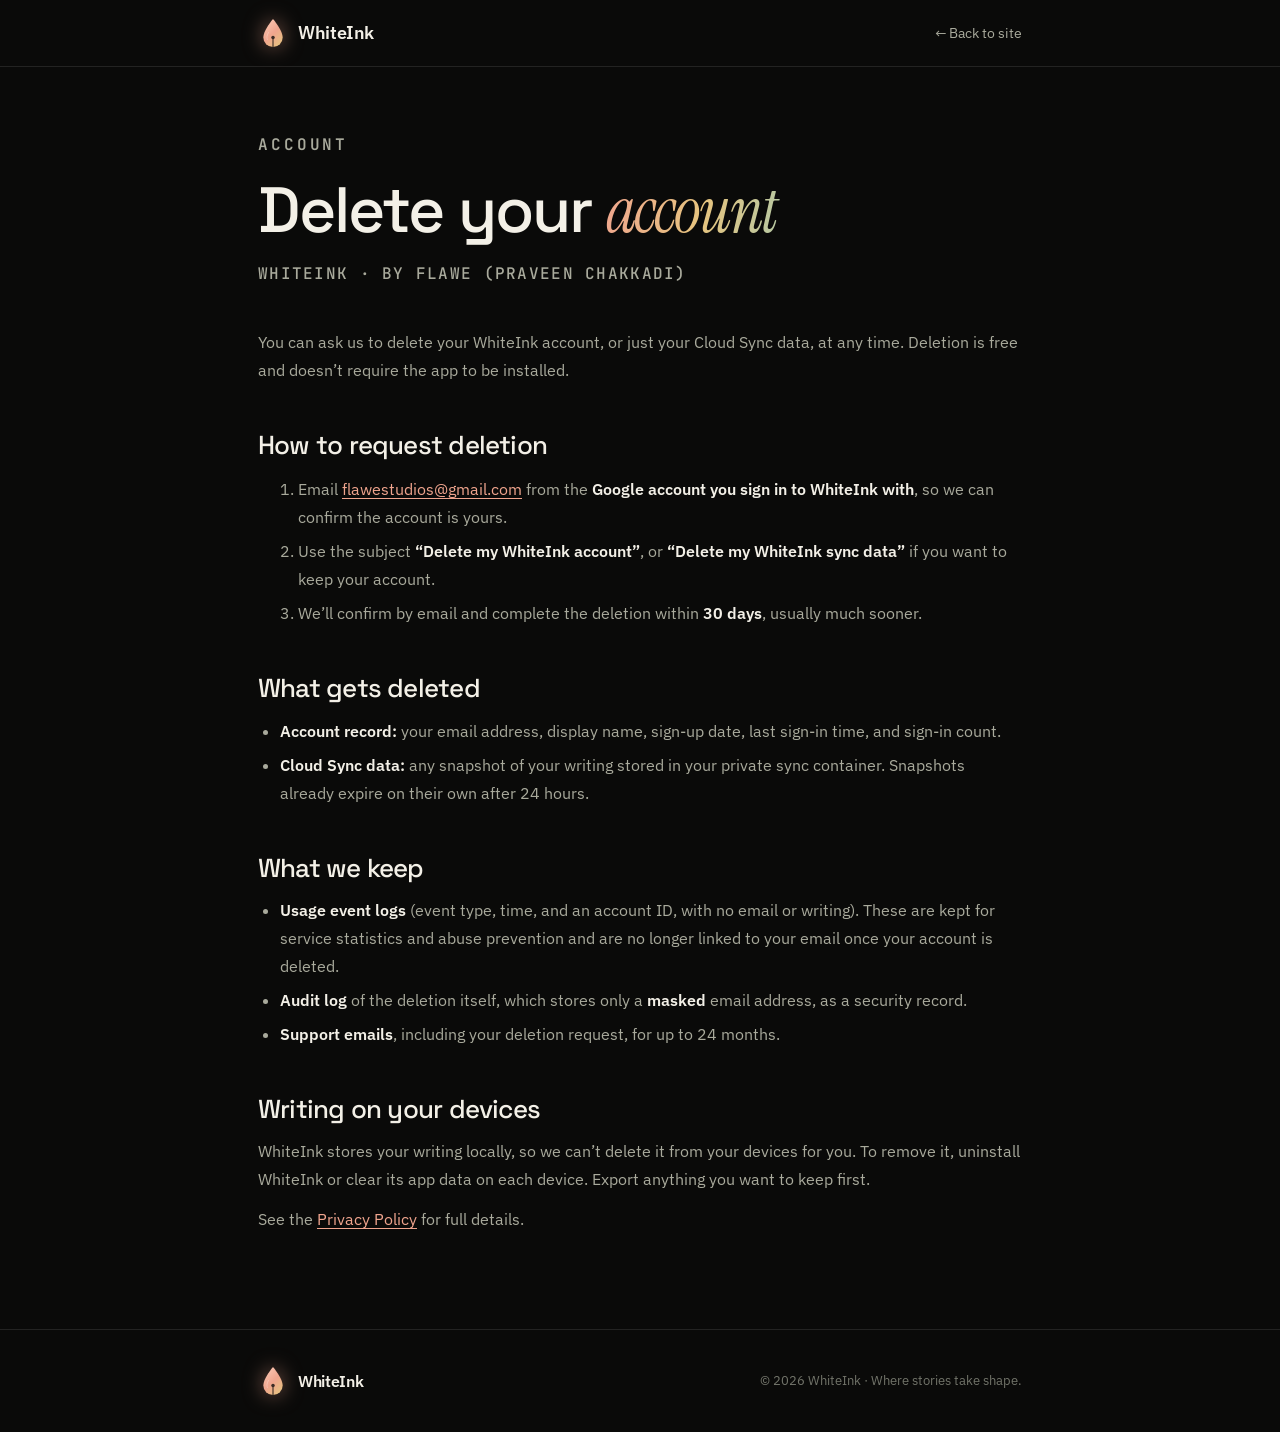
<file: delete-account.html>
<!doctype html>
<html lang="en">
<head>
  <meta charset="utf-8">
  <meta name="viewport" content="width=device-width, initial-scale=1">
  <meta name="color-scheme" content="dark">
  <meta name="theme-color" content="#0a0a09">
  <title>Delete Your Account — WhiteInk</title>
  <meta name="description" content="How to delete your WhiteInk account and the data linked to it.">
  <link rel="icon" href="favicon.svg" type="image/svg+xml">
  <link rel="preconnect" href="https://fonts.googleapis.com">
  <link rel="preconnect" href="https://fonts.gstatic.com" crossorigin>
  <link href="https://fonts.googleapis.com/css2?family=IBM+Plex+Sans:wght@400;500;600;700&family=Instrument+Serif:ital@0;1&family=JetBrains+Mono:wght@400;500&family=Space+Grotesk:wght@500;600;700&display=swap" rel="stylesheet">
  <link rel="stylesheet" href="styles.css">
</head>
<body>

<header class="legal-top">
  <div class="wrap narrow legal-bar">
    <a class="brand" href="./"><img src="assets/mark.svg" alt="" width="26" height="26"><span>WhiteInk</span></a>
    <a class="legal-back" href="./">&larr; Back to site</a>
  </div>
</header>

<main class="wrap narrow legal">
  <p class="eyebrow">Account</p>
  <h1>Delete your <em>account</em></h1>
  <p class="legal-meta">WhiteInk · by Flawe (Praveen Chakkadi)</p>

  <p>You can ask us to delete your WhiteInk account, or just your Cloud Sync data, at any time. Deletion is free and doesn’t require the app to be installed.</p>

  <h2>How to request deletion</h2>
  <ol>
    <li>Email <a href="mailto:flawestudios@gmail.com?subject=Delete%20my%20WhiteInk%20account">flawestudios@gmail.com</a> from the <strong>Google account you sign in to WhiteInk with</strong>, so we can confirm the account is yours.</li>
    <li>Use the subject <strong>“Delete my WhiteInk account”</strong>, or <strong>“Delete my WhiteInk sync data”</strong> if you want to keep your account.</li>
    <li>We’ll confirm by email and complete the deletion within <strong>30 days</strong>, usually much sooner.</li>
  </ol>

  <h2>What gets deleted</h2>
  <ul>
    <li><strong>Account record:</strong> your email address, display name, sign-up date, last sign-in time, and sign-in count.</li>
    <li><strong>Cloud Sync data:</strong> any snapshot of your writing stored in your private sync container. Snapshots already expire on their own after 24 hours.</li>
  </ul>

  <h2>What we keep</h2>
  <ul>
    <li><strong>Usage event logs</strong> (event type, time, and an account ID, with no email or writing). These are kept for service statistics and abuse prevention and are no longer linked to your email once your account is deleted.</li>
    <li><strong>Audit log</strong> of the deletion itself, which stores only a <strong>masked</strong> email address, as a security record.</li>
    <li><strong>Support emails</strong>, including your deletion request, for up to 24 months.</li>
  </ul>

  <h2>Writing on your devices</h2>
  <p>WhiteInk stores your writing locally, so we can’t delete it from your devices for you. To remove it, uninstall WhiteInk or clear its app data on each device. Export anything you want to keep first.</p>

  <p>See the <a href="privacy.html">Privacy Policy</a> for full details.</p>
</main>

<footer class="footer">
  <div class="wrap narrow foot">
    <a class="brand" href="./"><img src="assets/mark.svg" alt="" width="26" height="26"><span>WhiteInk</span></a>
    <span>© 2026 WhiteInk · Where stories take shape.</span>
  </div>
</footer>
</body>
</html>
</file>
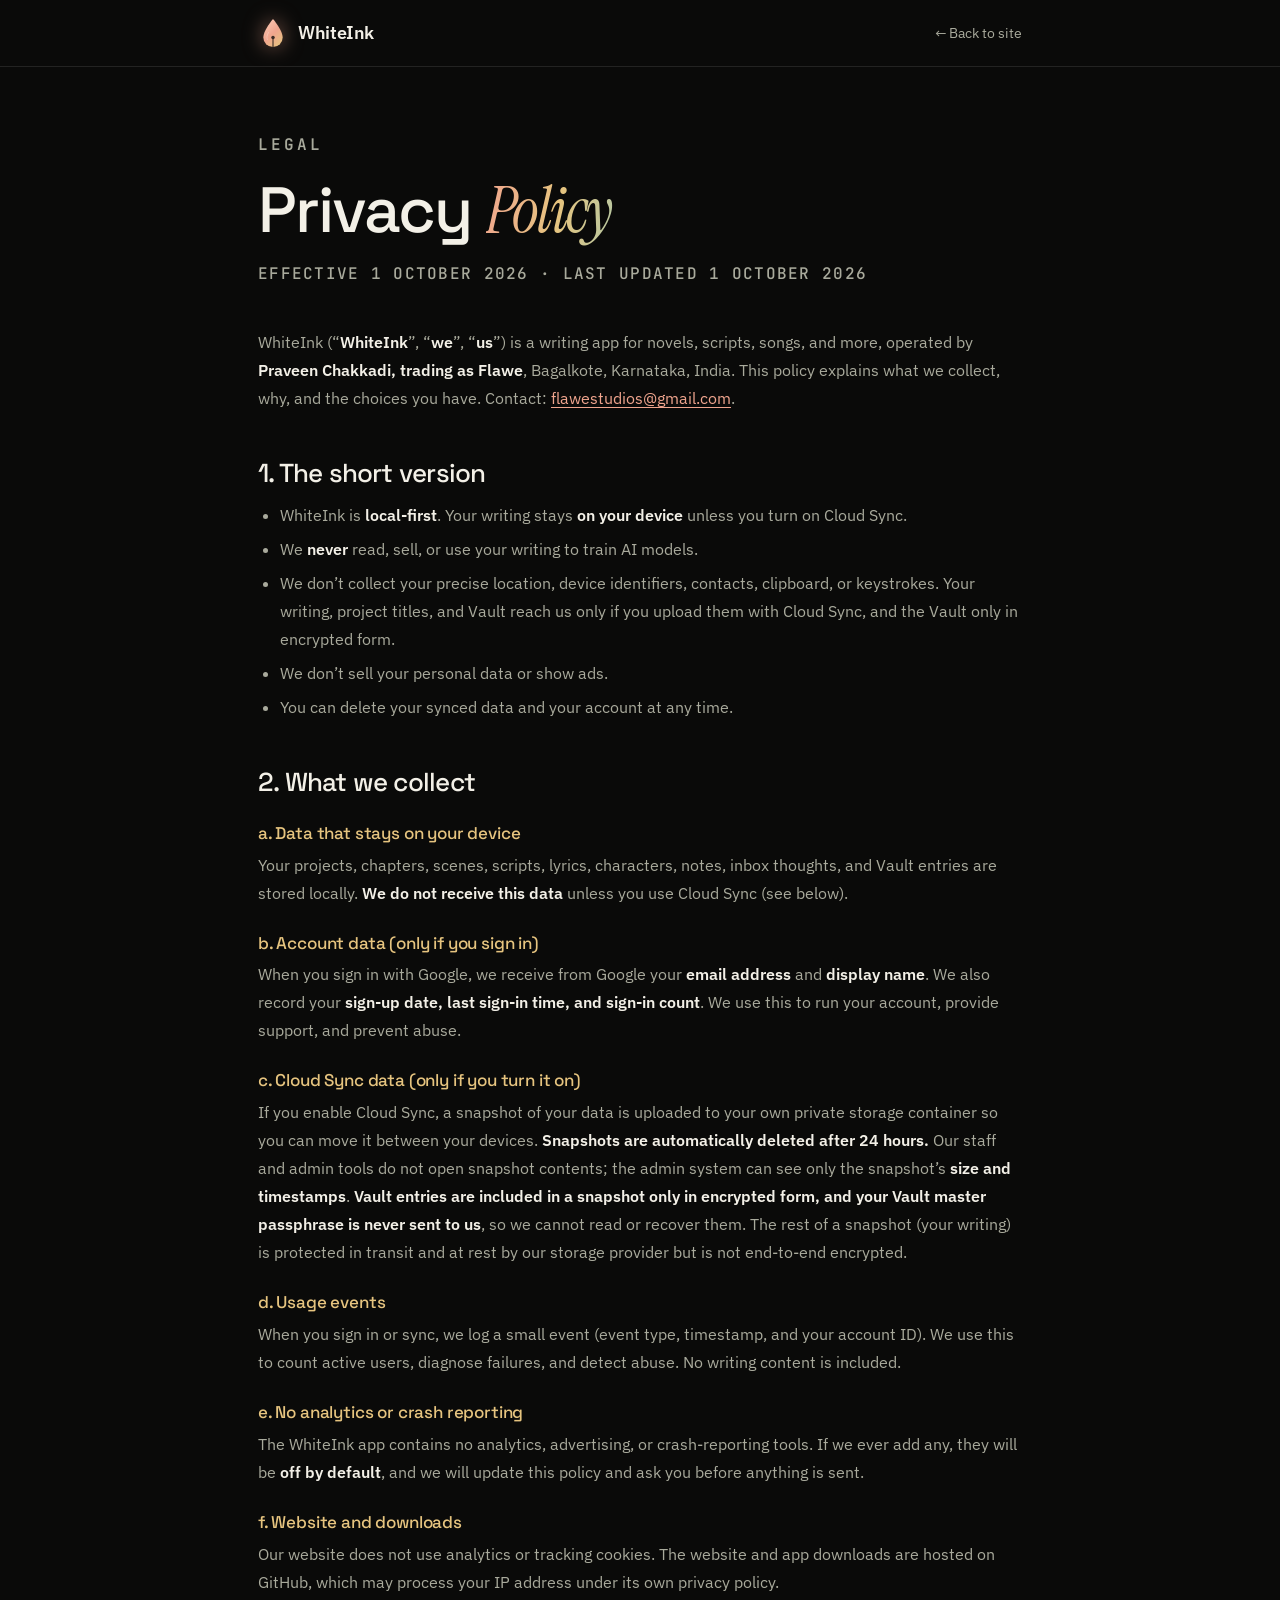
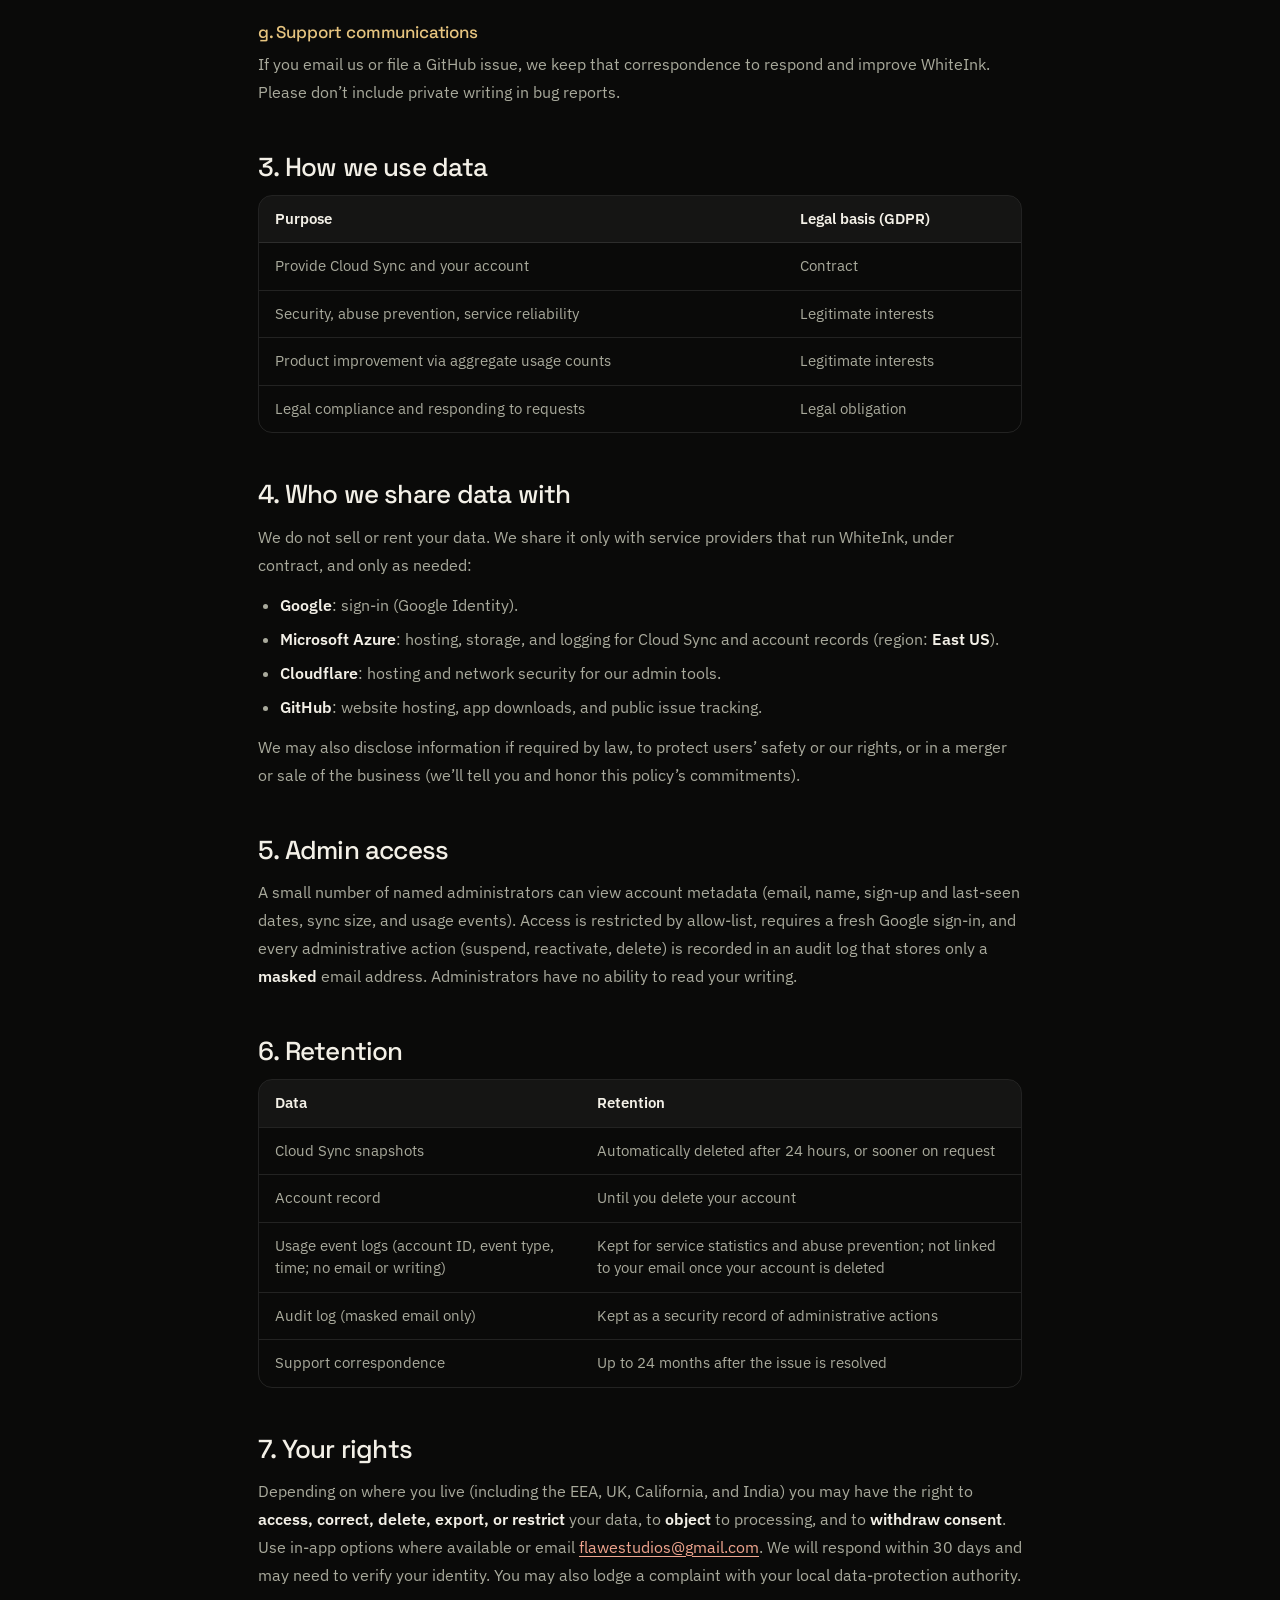
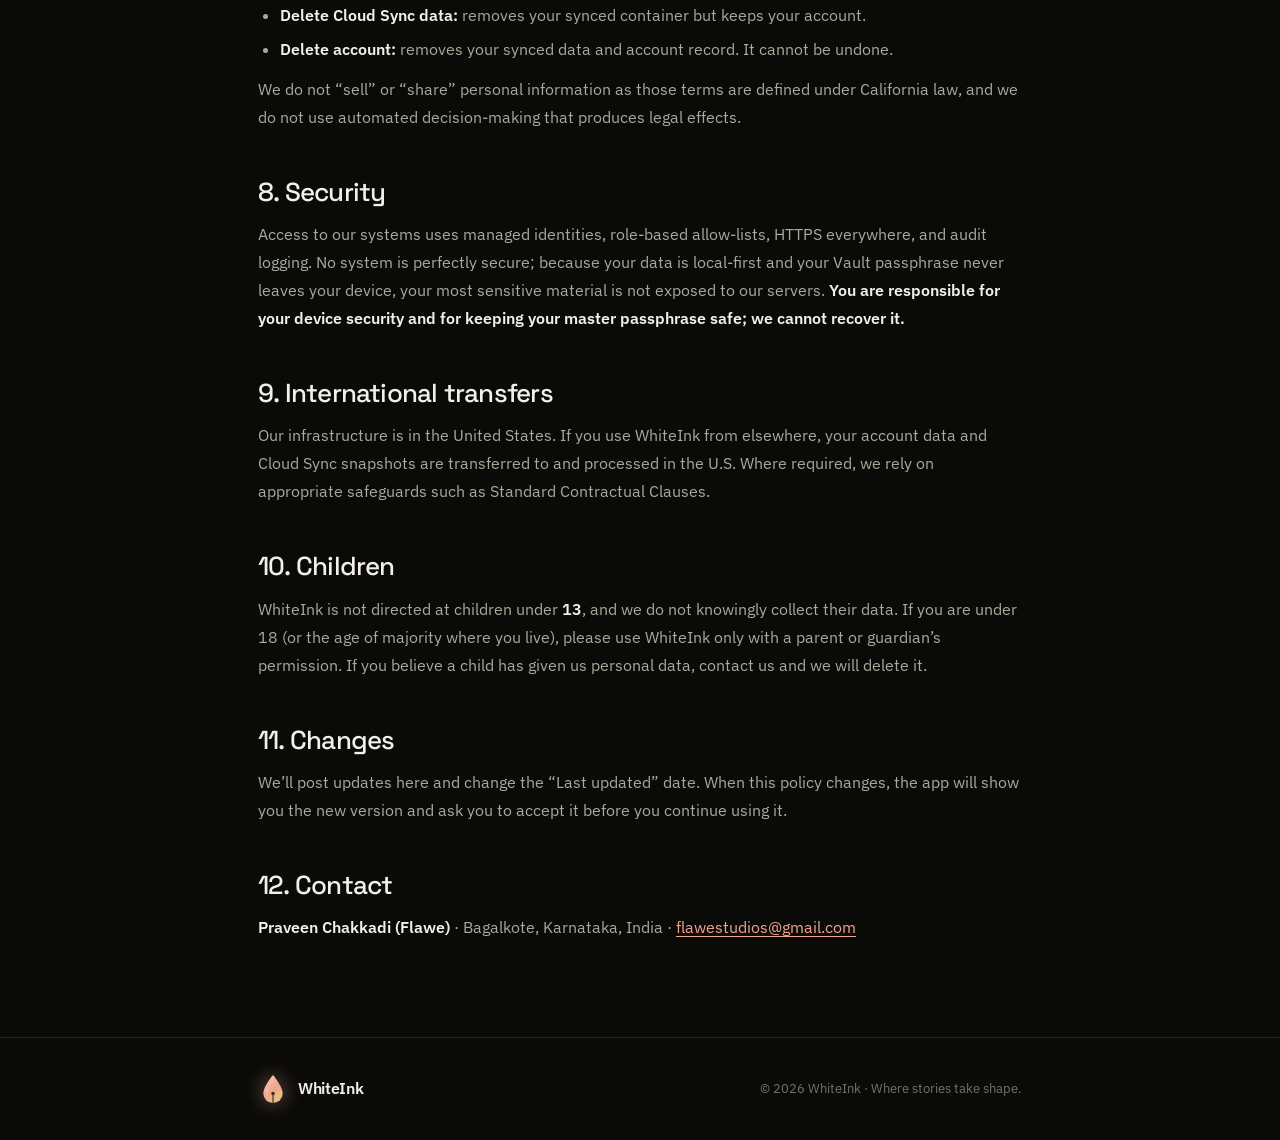
<file: privacy.html>
<!doctype html>
<html lang="en">
<head>
  <meta charset="utf-8">
  <meta name="viewport" content="width=device-width, initial-scale=1">
  <meta name="color-scheme" content="dark">
  <meta name="theme-color" content="#0a0a09">
  <title>Privacy Policy — WhiteInk</title>
  <meta name="description" content="How WhiteInk handles your data: your writing stays on your device, and from your Google account we only receive your name and email address.">
  <link rel="icon" href="favicon.svg" type="image/svg+xml">
  <link rel="preconnect" href="https://fonts.googleapis.com">
  <link rel="preconnect" href="https://fonts.gstatic.com" crossorigin>
  <link href="https://fonts.googleapis.com/css2?family=IBM+Plex+Sans:wght@400;500;600;700&family=Instrument+Serif:ital@0;1&family=JetBrains+Mono:wght@400;500&family=Space+Grotesk:wght@500;600;700&display=swap" rel="stylesheet">
  <link rel="stylesheet" href="styles.css">
</head>
<body>

<header class="legal-top">
  <div class="wrap narrow legal-bar">
    <a class="brand" href="./"><img src="assets/mark.svg" alt="" width="26" height="26"><span>WhiteInk</span></a>
    <a class="legal-back" href="./">&larr; Back to site</a>
  </div>
</header>

<main class="wrap narrow legal">
  <p class="eyebrow">Legal</p>
  <h1>Privacy <em>Policy</em></h1>
  <p class="legal-meta">Effective 1 October 2026 · Last updated 1 October 2026</p>

  <p>WhiteInk (“<strong>WhiteInk</strong>”, “<strong>we</strong>”, “<strong>us</strong>”) is a writing app for novels, scripts, songs, and more, operated by <strong>Praveen Chakkadi, trading as Flawe</strong>, Bagalkote, Karnataka, India. This policy explains what we collect, why, and the choices you have. Contact: <a href="mailto:flawestudios@gmail.com">flawestudios@gmail.com</a>.</p>

  <h2>1. The short version</h2>
  <ul>
    <li>WhiteInk is <strong>local-first</strong>. Your writing stays <strong>on your device</strong> unless you turn on Cloud Sync.</li>
    <li>We <strong>never</strong> read, sell, or use your writing to train AI models.</li>
    <li>We don’t collect your precise location, device identifiers, contacts, clipboard, or keystrokes. Your writing, project titles, and Vault reach us only if you upload them with Cloud Sync, and the Vault only in encrypted form.</li>
    <li>We don’t sell your personal data or show ads.</li>
    <li>You can delete your synced data and your account at any time.</li>
  </ul>

  <h2>2. What we collect</h2>
  <h3>a. Data that stays on your device</h3>
  <p>Your projects, chapters, scenes, scripts, lyrics, characters, notes, inbox thoughts, and Vault entries are stored locally. <strong>We do not receive this data</strong> unless you use Cloud Sync (see below).</p>

  <h3>b. Account data (only if you sign in)</h3>
  <p>When you sign in with Google, we receive from Google your <strong>email address</strong> and <strong>display name</strong>. We also record your <strong>sign-up date, last sign-in time, and sign-in count</strong>. We use this to run your account, provide support, and prevent abuse.</p>

  <h3>c. Cloud Sync data (only if you turn it on)</h3>
  <p>If you enable Cloud Sync, a snapshot of your data is uploaded to your own private storage container so you can move it between your devices. <strong>Snapshots are automatically deleted after 24 hours.</strong> Our staff and admin tools do not open snapshot contents; the admin system can see only the snapshot’s <strong>size and timestamps</strong>. <strong>Vault entries are included in a snapshot only in encrypted form, and your Vault master passphrase is never sent to us</strong>, so we cannot read or recover them. The rest of a snapshot (your writing) is protected in transit and at rest by our storage provider but is not end-to-end encrypted.</p>

  <h3>d. Usage events</h3>
  <p>When you sign in or sync, we log a small event (event type, timestamp, and your account ID). We use this to count active users, diagnose failures, and detect abuse. No writing content is included.</p>

  <h3>e. No analytics or crash reporting</h3>
  <p>The WhiteInk app contains no analytics, advertising, or crash-reporting tools. If we ever add any, they will be <strong>off by default</strong>, and we will update this policy and ask you before anything is sent.</p>

  <h3>f. Website and downloads</h3>
  <p>Our website does not use analytics or tracking cookies. The website and app downloads are hosted on GitHub, which may process your IP address under its own privacy policy.</p>

  <h3>g. Support communications</h3>
  <p>If you email us or file a GitHub issue, we keep that correspondence to respond and improve WhiteInk. Please don’t include private writing in bug reports.</p>

  <h2>3. How we use data</h2>
  <div class="legal-table">
    <table>
      <thead><tr><th>Purpose</th><th>Legal basis (GDPR)</th></tr></thead>
      <tbody>
        <tr><td>Provide Cloud Sync and your account</td><td>Contract</td></tr>
        <tr><td>Security, abuse prevention, service reliability</td><td>Legitimate interests</td></tr>
        <tr><td>Product improvement via aggregate usage counts</td><td>Legitimate interests</td></tr>
        <tr><td>Legal compliance and responding to requests</td><td>Legal obligation</td></tr>
      </tbody>
    </table>
  </div>

  <h2>4. Who we share data with</h2>
  <p>We do not sell or rent your data. We share it only with service providers that run WhiteInk, under contract, and only as needed:</p>
  <ul>
    <li><strong>Google</strong>: sign-in (Google Identity).</li>
    <li><strong>Microsoft Azure</strong>: hosting, storage, and logging for Cloud Sync and account records (region: <strong>East US</strong>).</li>
    <li><strong>Cloudflare</strong>: hosting and network security for our admin tools.</li>
    <li><strong>GitHub</strong>: website hosting, app downloads, and public issue tracking.</li>
  </ul>
  <p>We may also disclose information if required by law, to protect users’ safety or our rights, or in a merger or sale of the business (we’ll tell you and honor this policy’s commitments).</p>

  <h2>5. Admin access</h2>
  <p>A small number of named administrators can view account metadata (email, name, sign-up and last-seen dates, sync size, and usage events). Access is restricted by allow-list, requires a fresh Google sign-in, and every administrative action (suspend, reactivate, delete) is recorded in an audit log that stores only a <strong>masked</strong> email address. Administrators have no ability to read your writing.</p>

  <h2>6. Retention</h2>
  <div class="legal-table">
    <table>
      <thead><tr><th>Data</th><th>Retention</th></tr></thead>
      <tbody>
        <tr><td>Cloud Sync snapshots</td><td>Automatically deleted after 24 hours, or sooner on request</td></tr>
        <tr><td>Account record</td><td>Until you delete your account</td></tr>
        <tr><td>Usage event logs (account ID, event type, time; no email or writing)</td><td>Kept for service statistics and abuse prevention; not linked to your email once your account is deleted</td></tr>
        <tr><td>Audit log (masked email only)</td><td>Kept as a security record of administrative actions</td></tr>
        <tr><td>Support correspondence</td><td>Up to 24 months after the issue is resolved</td></tr>
      </tbody>
    </table>
  </div>

  <h2>7. Your rights</h2>
  <p>Depending on where you live (including the EEA, UK, California, and India) you may have the right to <strong>access, correct, delete, export, or restrict</strong> your data, to <strong>object</strong> to processing, and to <strong>withdraw consent</strong>. Use in-app options where available or email <a href="mailto:flawestudios@gmail.com">flawestudios@gmail.com</a>. We will respond within 30 days and may need to verify your identity. You may also lodge a complaint with your local data-protection authority.</p>
  <ul>
    <li><strong>Delete Cloud Sync data:</strong> removes your synced container but keeps your account.</li>
    <li><strong>Delete account:</strong> removes your synced data and account record. It cannot be undone.</li>
  </ul>
  <p>We do not “sell” or “share” personal information as those terms are defined under California law, and we do not use automated decision-making that produces legal effects.</p>

  <h2>8. Security</h2>
  <p>Access to our systems uses managed identities, role-based allow-lists, HTTPS everywhere, and audit logging. No system is perfectly secure; because your data is local-first and your Vault passphrase never leaves your device, your most sensitive material is not exposed to our servers. <strong>You are responsible for your device security and for keeping your master passphrase safe; we cannot recover it.</strong></p>

  <h2>9. International transfers</h2>
  <p>Our infrastructure is in the United States. If you use WhiteInk from elsewhere, your account data and Cloud Sync snapshots are transferred to and processed in the U.S. Where required, we rely on appropriate safeguards such as Standard Contractual Clauses.</p>

  <h2>10. Children</h2>
  <p>WhiteInk is not directed at children under <strong>13</strong>, and we do not knowingly collect their data. If you are under 18 (or the age of majority where you live), please use WhiteInk only with a parent or guardian’s permission. If you believe a child has given us personal data, contact us and we will delete it.</p>

  <h2>11. Changes</h2>
  <p>We’ll post updates here and change the “Last updated” date. When this policy changes, the app will show you the new version and ask you to accept it before you continue using it.</p>

  <h2>12. Contact</h2>
  <p><strong>Praveen Chakkadi (Flawe)</strong> · Bagalkote, Karnataka, India · <a href="mailto:flawestudios@gmail.com">flawestudios@gmail.com</a></p>
</main>

<footer class="footer">
  <div class="wrap narrow foot">
    <a class="brand" href="./"><img src="assets/mark.svg" alt="" width="26" height="26"><span>WhiteInk</span></a>
    <span>© 2026 WhiteInk · Where stories take shape.</span>
  </div>
</footer>
</body>
</html>
</file>
<file: styles.css>
/* WhiteInk website — cinematic dark showcase in the app's warm palette. */
:root {
  --bg: #0a0a09;
  --bg-2: #11110f;
  --card: rgba(255, 255, 255, 0.045);
  --card-2: rgba(255, 255, 255, 0.075);
  --line: rgba(255, 255, 255, 0.1);
  --text: #f3f0e7;
  --muted: #a9aa9c;
  --faint: #72746a;
  --coral: #f0a58e;
  --ochre: #e6c47f;
  --sage: #b4c8a4;
  --violet: #8f86ff;
  --ink: #252723;
  --paper: #fbfaf5;
  --sans: "IBM Plex Sans", Arial, Helvetica, sans-serif;
  --display: "Space Grotesk", "IBM Plex Sans", Arial, sans-serif;
  --serif: "Instrument Serif", Georgia, "Times New Roman", serif;
  --mono: "JetBrains Mono", "Courier New", monospace;
  --ease: cubic-bezier(0.2, 0.7, 0.2, 1);
}

* { box-sizing: border-box; }
html { scroll-padding-top: 90px; }
body {
  background: var(--bg);
  color: var(--text);
  font-family: var(--sans);
  /* IBM Plex Sans has a serifed capital I, so "WhiteInk" never reads as "Whitelnk" */
  line-height: 1.6;
  margin: 0;
  overflow-x: hidden;
  -webkit-font-smoothing: antialiased;
}
img, svg, canvas { display: block; max-width: 100%; }
a { color: inherit; }
p { margin: 0; }
button { color: inherit; cursor: pointer; font: inherit; }
::selection { background: var(--coral); color: #1a1310; }
:focus-visible { outline: 2px solid var(--ochre); outline-offset: 3px; }

.wrap { margin: 0 auto; max-width: 1160px; padding: 0 28px; position: relative; }
.wrap.narrow { max-width: 820px; }
.ic { fill: none; height: 18px; stroke: currentColor; stroke-linecap: round; stroke-linejoin: round; stroke-width: 1.7; width: 18px; flex: none; }
.ic.sm { height: 14px; width: 14px; }
.ic.lg { height: 30px; width: 30px; }
em { font-family: var(--serif); font-style: italic; font-weight: 400; }
.eyebrow { color: var(--coral); font: 600 12px/1 var(--mono); letter-spacing: 0.18em; margin: 0 0 18px; text-transform: uppercase; }
h1, h2, h3, h4 { font-family: var(--display); font-weight: 500; letter-spacing: -0.03em; line-height: 1.05; margin: 0; }
h2 { font-size: clamp(34px, 5.2vw, 64px); }
h2 em, h1 em { background: linear-gradient(100deg, var(--coral), var(--ochre) 55%, var(--sage)); -webkit-background-clip: text; background-clip: text; color: transparent; padding-right: 0.06em; }
.lede { color: var(--muted); font-size: 19px; margin-top: 20px; max-width: 620px; }
.center { text-align: center; }
.center .lede { margin-left: auto; margin-right: auto; }
.section-head { margin-bottom: 56px; }

/* Reveal on scroll */
.reveal { opacity: 0; transform: translateY(28px); transition: opacity 0.8s var(--ease), transform 0.8s var(--ease); }
.reveal.in { opacity: 1; transform: none; }

/* Cursor glow */
.cursor-glow { background: radial-gradient(circle, rgba(240, 165, 142, 0.14), transparent 60%); height: 620px; left: 0; pointer-events: none; position: fixed; top: 0; transform: translate(-50%, -50%); width: 620px; z-index: 0; }

/* ---------- Header ---------- */
.site-header { left: 0; padding: 16px 18px 0; position: fixed; right: 0; top: 0; z-index: 50; transition: transform 0.35s var(--ease); }
.nav-pill { align-items: center; backdrop-filter: blur(18px) saturate(1.4); background: rgba(18, 18, 16, 0.6); border: 1px solid var(--line); border-radius: 999px; display: flex; gap: 28px; justify-content: space-between; margin: 0 auto; max-width: 720px; padding: 8px 10px 8px 18px; }
.brand { align-items: center; display: flex; font-size: 18px; font-weight: 600; gap: 10px; letter-spacing: -0.02em; text-decoration: none; }
.brand img { filter: drop-shadow(0 0 10px rgba(240, 165, 142, 0.55)); height: 30px; width: 30px; }
.nav { display: flex; font-size: 14px; gap: 26px; }
.nav a { color: var(--muted); text-decoration: none; transition: color 0.2s; }
.nav a:hover { color: var(--text); }

/* ---------- Buttons ---------- */
.btn { align-items: center; border: 1px solid transparent; border-radius: 999px; display: inline-flex; font-size: 15px; font-weight: 600; gap: 10px; padding: 15px 26px; text-decoration: none; transition: transform 0.25s var(--ease), box-shadow 0.25s, background 0.25s; }
.btn:hover { transform: translateY(-2px); }
.btn-sm { font-size: 13px; padding: 10px 18px; }
.btn-glow { background: linear-gradient(120deg, var(--coral), var(--ochre)); box-shadow: 0 0 0 1px rgba(255, 255, 255, 0.2) inset, 0 10px 40px -8px rgba(240, 165, 142, 0.7); color: #1a1310; }
.btn-glow:hover { box-shadow: 0 0 0 1px rgba(255, 255, 255, 0.3) inset, 0 16px 60px -6px rgba(240, 165, 142, 0.9); }
.btn-ghost { background: var(--card); border-color: var(--line); color: var(--text); }
.btn-ghost:hover { background: var(--card-2); }

/* ---------- Hero ---------- */
.hero { overflow: hidden; padding: 150px 0 110px; position: relative; text-align: center; }
#particles { height: 100%; inset: 0; opacity: 0.8; pointer-events: none; position: absolute; width: 100%; }
.aurora { inset: 0; overflow: hidden; pointer-events: none; position: absolute; }
.aurora i { border-radius: 50%; filter: blur(90px); opacity: 0.5; position: absolute; will-change: transform; }
.aurora i:nth-child(1) { animation: drift1 18s ease-in-out infinite; background: radial-gradient(circle, #f0a58e, transparent 65%); height: 560px; left: -6%; top: -8%; width: 560px; }
.aurora i:nth-child(2) { animation: drift2 22s ease-in-out infinite; background: radial-gradient(circle, #e6c47f, transparent 65%); height: 520px; right: -8%; top: 4%; width: 520px; opacity: 0.38; }
.aurora i:nth-child(3) { animation: drift3 26s ease-in-out infinite; background: radial-gradient(circle, #6f63ff, transparent 65%); height: 640px; left: 30%; top: 28%; width: 640px; opacity: 0.3; }
@keyframes drift1 { 50% { transform: translate(120px, 90px) scale(1.15); } }
@keyframes drift2 { 50% { transform: translate(-140px, 70px) scale(0.9); } }
@keyframes drift3 { 50% { transform: translate(-90px, -80px) scale(1.2); } }
.grid-floor { background-image: linear-gradient(var(--line) 1px, transparent 1px), linear-gradient(90deg, var(--line) 1px, transparent 1px); background-size: 64px 64px; -webkit-mask-image: radial-gradient(ellipse at 50% 30%, #000 0%, transparent 70%); mask-image: radial-gradient(ellipse at 50% 30%, #000 0%, transparent 70%); inset: 0; opacity: 0.35; position: absolute; pointer-events: none; }

.hero-inner { z-index: 2; }
.badge { align-items: center; backdrop-filter: blur(8px); background: var(--card); border: 1px solid var(--line); border-radius: 999px; color: var(--muted); display: inline-flex; font: 500 12px var(--mono); gap: 10px; letter-spacing: 0.04em; margin-bottom: 30px; padding: 8px 16px; }
.pulse { animation: pulse 2s infinite; background: var(--sage); border-radius: 50%; height: 8px; width: 8px; }
@keyframes pulse { 0% { box-shadow: 0 0 0 0 rgba(180, 200, 164, 0.7); } 100% { box-shadow: 0 0 0 12px rgba(180, 200, 164, 0); } }
.hero-title { font-size: clamp(46px, 9vw, 116px); letter-spacing: -0.045em; line-height: 0.98; }
.hero-title em { font-size: 1.04em; }
.rot { display: inline-grid; font-family: var(--serif); font-style: italic; font-weight: 400; text-align: left; }
.rot-word { background: linear-gradient(100deg, var(--coral), var(--ochre)); -webkit-background-clip: text; background-clip: text; color: transparent; grid-area: 1 / 1; opacity: 0; padding-right: 0.08em; transform: translateY(60%) rotateX(-50deg); transition: opacity 0.6s var(--ease), transform 0.7s var(--ease); }
.rot-word.is-on { opacity: 1; transform: none; }
.rot-word.is-out { opacity: 0; transform: translateY(-60%) rotateX(50deg); }
.hero-sub { color: var(--muted); font-size: clamp(17px, 2vw, 21px); margin: 30px auto 0; max-width: 660px; }
.cta-row { display: flex; flex-wrap: wrap; gap: 14px; justify-content: center; margin-top: 38px; }
.hero-note { align-items: center; color: var(--faint); display: flex; font: 13px var(--mono); gap: 8px; justify-content: center; margin-top: 26px; }

/* Device stage */
.stage-wrap { margin-top: 70px; z-index: 2; }
.stage { --rx: 0deg; --ry: 0deg; margin: 0 auto; max-width: 1040px; perspective: 1600px; position: relative; }
.glow-orb { background: radial-gradient(closest-side, rgba(240, 165, 142, 0.35), transparent); height: 520px; left: 50%; pointer-events: none; position: absolute; top: 30%; transform: translate(-50%, -50%); width: 90%; }
.device { transform: rotateX(var(--rx)) rotateY(var(--ry)); transform-style: preserve-3d; transition: transform 0.25s ease-out; }
.window { background: #12120f; border: 1px solid var(--line); border-radius: 16px; box-shadow: 0 60px 120px -30px rgba(0, 0, 0, 0.9), 0 0 0 1px rgba(255, 255, 255, 0.04) inset, 0 0 90px -20px rgba(240, 165, 142, 0.25); overflow: hidden; text-align: left; }
.win-bar { align-items: center; background: rgba(255, 255, 255, 0.03); border-bottom: 1px solid var(--line); display: flex; gap: 7px; padding: 11px 14px; }
.win-bar i { background: rgba(255, 255, 255, 0.16); border-radius: 50%; height: 10px; width: 10px; }
.win-title { align-items: center; color: var(--faint); display: flex; font-size: 12px; gap: 7px; margin-left: 10px; }
.win-body { display: grid; grid-template-columns: 200px 1fr; min-height: 420px; }
.side { background: rgba(255, 255, 255, 0.025); border-right: 1px solid var(--line); font-size: 12px; padding: 18px 14px; }
.side-brand { align-items: center; display: flex; font-size: 15px; font-weight: 600; gap: 9px; margin-bottom: 18px; }
.side-brand img { filter: drop-shadow(0 0 6px rgba(240, 165, 142, 0.5)); }
.side-btn { background: var(--text); border-radius: 5px; color: #14130f; font-weight: 700; margin-bottom: 14px; padding: 9px 12px; }
.side-item { align-items: center; border-radius: 5px; color: var(--muted); display: flex; gap: 9px; padding: 8px 10px; }
.side-item.on { background: rgba(255, 255, 255, 0.08); color: var(--text); font-weight: 700; }
.side-item b { background: var(--coral); border-radius: 999px; color: #1a1310; font-size: 10px; margin-left: auto; padding: 1px 7px; }
.side-label { color: var(--faint); font: 500 9px var(--mono); letter-spacing: 0.14em; margin: 18px 10px 6px; text-transform: uppercase; }
.side-proj { align-items: center; color: var(--muted); display: flex; gap: 9px; padding: 6px 10px; }
.side-proj i, .mm-grid i, .ph-proj i { border-radius: 50%; display: inline-block; height: 8px; width: 8px; }
.main-mock { padding: 28px 30px; }
.mm-date { color: var(--faint); font: 500 10px var(--mono); letter-spacing: 0.16em; }
.mm-hello { font-family: var(--serif); font-size: 44px; letter-spacing: -0.03em; line-height: 1.1; margin: 8px 0 20px; }
.mm-card { background: rgba(255, 255, 255, 0.05); border: 1px solid var(--line); border-radius: 12px; padding: 18px; }
.mm-card-h { align-items: center; display: flex; font-size: 14px; font-weight: 600; gap: 10px; }
.dotplus { align-items: center; background: var(--text); border-radius: 50%; color: #14130f; display: inline-flex; font-size: 14px; height: 22px; justify-content: center; width: 22px; }
.mm-input { background: rgba(0, 0, 0, 0.35); border: 1px solid var(--line); border-radius: 8px; color: var(--text); font-family: var(--serif); font-size: 17px; margin: 14px 0; min-height: 50px; padding: 12px 14px; }
.caret { animation: blink 1s steps(1) infinite; background: var(--coral); display: inline-block; height: 1.05em; margin-left: 2px; vertical-align: text-bottom; width: 2px; }
@keyframes blink { 50% { opacity: 0; } }
.mm-chips { display: flex; flex-wrap: wrap; gap: 6px; }
.mm-chips span { border: 1px solid var(--line); border-radius: 999px; color: var(--muted); font-size: 11px; padding: 4px 11px; }
.mm-chips span.on { background: var(--text); border-color: var(--text); color: #14130f; font-weight: 600; }
.mm-foot { align-items: center; border-top: 1px solid var(--line); color: var(--faint); display: flex; font-size: 11px; justify-content: space-between; margin-top: 14px; padding-top: 12px; }
.mm-save { background: var(--text); border-radius: 5px; color: #14130f; font-weight: 700; padding: 8px 14px; }
.mm-grid { display: grid; gap: 12px; grid-template-columns: 1fr 1fr; margin-top: 16px; }
.mm-grid > div { border: 1px solid var(--line); border-radius: 10px; padding: 14px; }
.mm-grid b { display: block; font-size: 14px; margin-top: 8px; }
.mm-grid small { color: var(--faint); display: block; font-size: 11px; }
.bar { background: rgba(255, 255, 255, 0.08); border-radius: 4px; height: 4px; margin-top: 12px; overflow: hidden; }
.bar u { background: linear-gradient(90deg, var(--coral), var(--ochre)); display: block; height: 100%; }

.phone { background: #0f0f0d; border: 1px solid rgba(255, 255, 255, 0.16); border-radius: 34px; bottom: -60px; box-shadow: 0 50px 100px -20px rgba(0, 0, 0, 0.95), 0 0 70px -10px rgba(143, 134, 255, 0.35); padding: 10px; position: absolute; right: -30px; text-align: left; width: 232px; z-index: 3; }
.notch { background: #000; border-radius: 999px; height: 18px; margin: 4px auto 8px; width: 70px; }
.ph-body { background: #151512; border-radius: 24px; min-height: 380px; padding: 16px 14px 60px; position: relative; }
.ph-top { align-items: center; display: flex; font-size: 13px; gap: 8px; margin-bottom: 14px; }
.ph-hello { font-family: var(--serif); font-size: 28px; line-height: 1.1; margin-bottom: 12px; }
.ph-card { background: rgba(255, 255, 255, 0.05); border: 1px solid var(--line); border-radius: 12px; font-size: 12px; padding: 12px; }
.ph-input { background: rgba(0, 0, 0, 0.35); border-radius: 7px; color: var(--muted); font-family: var(--serif); font-size: 13px; margin: 8px 0; padding: 9px; }
.ph-save { background: var(--text); border-radius: 6px; color: #14130f; font-size: 11px; font-weight: 700; margin-top: 10px; padding: 8px; text-align: center; }
.ph-proj { align-items: center; border-bottom: 1px solid var(--line); display: flex; font-size: 12px; gap: 8px; padding: 10px 2px; }
.ph-proj small { color: var(--faint); margin-left: auto; }
.ph-nav { background: rgba(255, 255, 255, 0.04); border-top: 1px solid var(--line); border-radius: 0 0 24px 24px; bottom: 0; color: var(--muted); display: flex; justify-content: space-around; left: 0; padding: 12px; position: absolute; right: 0; }

.float { align-items: center; animation: floaty 6s ease-in-out infinite; backdrop-filter: blur(14px); background: rgba(24, 24, 21, 0.75); border: 1px solid var(--line); border-radius: 14px; box-shadow: 0 20px 50px -10px rgba(0, 0, 0, 0.7); display: flex; font-size: 13px; gap: 8px; padding: 10px 14px; position: absolute; text-align: left; z-index: 4; }
.float small { color: var(--faint); display: block; font-size: 11px; }
.float b { display: block; font-size: 12px; }
.f1 { left: 34px; top: -24px; color: var(--sage); }
.f2 { flex-direction: column; align-items: flex-start; animation-delay: -2s; gap: 2px; left: -110px; top: 300px; }
.f3 { animation-delay: -4s; bottom: -26px; color: var(--ochre); left: 90px; }
.f4 { animation-delay: -1s; flex-direction: column; align-items: flex-start; gap: 0; right: 150px; top: -26px; }
.f4 b { background: linear-gradient(90deg, var(--coral), var(--ochre)); -webkit-background-clip: text; background-clip: text; color: transparent; font-size: 20px; }
@keyframes floaty { 50% { translate: 0 -14px; } }

/* ---------- Marquee ---------- */
.marquee { border-block: 1px solid var(--line); margin-top: 20px; overflow: hidden; padding: 22px 0; position: relative; -webkit-mask-image: linear-gradient(90deg, transparent, #000 12%, #000 88%, transparent); mask-image: linear-gradient(90deg, transparent, #000 12%, #000 88%, transparent); }
.marquee-track { animation: marquee 38s linear infinite; display: flex; gap: 14px; width: max-content; }
.marquee-track span { border: 1px solid var(--line); border-radius: 999px; color: var(--muted); font: 500 14px var(--mono); padding: 9px 20px; white-space: nowrap; }
.marquee-track span:nth-child(3n) { border-color: rgba(240, 165, 142, 0.4); color: var(--coral); }
.marquee-track span:nth-child(3n+1) { border-color: rgba(230, 196, 127, 0.35); color: var(--ochre); }
@keyframes marquee { to { transform: translateX(-50%); } }

/* ---------- Journey ---------- */
.journey { padding: 100px 0 40px; }
.jsteps { --p: 0; display: grid; gap: 22px; grid-template-columns: repeat(5, 1fr); list-style: none; margin: 30px 0 0; padding: 0; position: relative; }
.jline { background: var(--line); border-radius: 2px; height: 3px; left: 10%; position: absolute; right: 10%; top: 26px; }
.jline u { background: linear-gradient(90deg, var(--coral), var(--ochre), var(--sage)); border-radius: 2px; box-shadow: 0 0 18px rgba(240, 165, 142, 0.7); display: block; height: 100%; width: calc(var(--p) * 100%); }
.jdrop { filter: drop-shadow(0 0 14px rgba(240, 165, 142, 0.9)); height: 40px; left: calc(10% + (100% - 20%) * var(--p)); margin-left: -20px; pointer-events: none; position: absolute; top: 8px; width: 40px; z-index: 3; }
.jstep { align-items: center; display: flex; flex-direction: column; opacity: 0.4; padding-top: 0; position: relative; text-align: center; transition: opacity 0.5s, transform 0.5s var(--ease); z-index: 1; }
.jstep.lit { opacity: 1; }
.jnode { align-items: center; background: #14130f; border: 1px solid var(--line); border-radius: 50%; color: var(--muted); display: flex; height: 54px; justify-content: center; transition: all 0.5s var(--ease); width: 54px; }
.jstep.lit .jnode { background: linear-gradient(135deg, var(--coral), var(--ochre)); border-color: transparent; box-shadow: 0 0 34px -4px rgba(240, 165, 142, 0.8); color: #1a1310; transform: scale(1.12); }
.jnum { color: var(--faint); font: 500 11px var(--mono); letter-spacing: 0.14em; margin: 18px 0 6px; }
.jstep h3 { font-size: 22px; }
.jstep p { color: var(--muted); font-size: 14.5px; margin-top: 10px; max-width: 220px; }
.jtag { background: var(--card); border: 1px solid var(--line); border-radius: 999px; color: var(--ochre); font: 500 11.5px var(--mono); margin-top: 18px; padding: 7px 14px; }
.jstep.lit .jtag { border-color: rgba(230, 196, 127, 0.45); }

/* ---------- Manifesto ---------- */
.manifesto { padding: 110px 0; }
.manifesto-text { font-family: var(--serif); font-size: clamp(32px, 5.4vw, 70px); letter-spacing: -0.02em; line-height: 1.12; margin: 0 auto; max-width: 980px; text-align: center; }
.manifesto-text .w { opacity: 0.16; transition: opacity 0.4s; }
.manifesto-text .w.lit { opacity: 1; }

/* ---------- Showcase ---------- */
.showcase { padding: 60px 0 110px; }
.tabs { align-items: center; display: flex; flex-wrap: wrap; gap: 8px; justify-content: center; margin-bottom: 34px; position: relative; }
.tab { align-items: center; background: var(--card); border: 1px solid var(--line); border-radius: 999px; color: var(--muted); display: inline-flex; font-size: 14px; font-weight: 500; gap: 9px; padding: 11px 20px; transition: all 0.25s; }
.tab:hover { color: var(--text); }
.tab.is-on { background: var(--text); border-color: var(--text); color: #14130f; }
.tab-progress { background: var(--line); border-radius: 2px; bottom: -14px; height: 2px; left: 50%; max-width: 320px; overflow: hidden; position: absolute; transform: translateX(-50%); width: 60%; }
.tab-progress u { background: linear-gradient(90deg, var(--coral), var(--ochre)); display: block; height: 100%; transform-origin: left; transform: scaleX(0); }
.tab-progress.run u { animation: prog var(--dur, 6s) linear forwards; }
@keyframes prog { to { transform: scaleX(1); } }

.showcase-stage { align-items: center; display: grid; gap: 50px; grid-template-columns: 0.85fr 1.15fr; margin-top: 50px; }
.copy h3 { font-size: clamp(26px, 3vw, 38px); }
.copy p { color: var(--muted); font-size: 17px; margin-top: 16px; }
.copy:not([hidden]) { animation: fadeUp 0.6s var(--ease); }
@keyframes fadeUp { from { opacity: 0; transform: translateY(14px); } }
.ticks { list-style: none; margin: 24px 0 0; padding: 0; }
.ticks li { color: var(--text); font-size: 15px; padding: 7px 0 7px 30px; position: relative; }
.ticks li::before { background: linear-gradient(120deg, var(--coral), var(--ochre)); border-radius: 50%; content: ""; height: 16px; left: 0; position: absolute; top: 12px; width: 16px; }
.ticks li::after { border: solid #1a1310; border-width: 0 2px 2px 0; content: ""; height: 7px; left: 6px; position: absolute; top: 15px; transform: rotate(45deg); width: 4px; }
.showcase-window { background: #12120f; border: 1px solid var(--line); border-radius: 16px; box-shadow: 0 40px 100px -30px rgba(0, 0, 0, 0.9), 0 0 80px -30px rgba(230, 196, 127, 0.3); min-height: 420px; overflow: hidden; }
.pane { display: none; min-height: 370px; }
.pane.is-on { animation: fadeUp 0.5s var(--ease); display: block; }
.pane-split { display: grid; grid-template-columns: 190px 1fr; min-height: 370px; }
.tree { background: rgba(255, 255, 255, 0.025); border-right: 1px solid var(--line); font-size: 12px; padding: 16px 12px; }
.tree-h { color: var(--faint); font: 500 9px var(--mono); letter-spacing: 0.14em; margin: 0 8px 8px; text-transform: uppercase; }
.tree-i { border-radius: 5px; color: var(--muted); padding: 7px 8px; }
.tree-i.l2 { padding-left: 20px; }
.tree-i.l3 { padding-left: 32px; }
.tree-i.on { background: rgba(255, 255, 255, 0.09); color: var(--text); font-weight: 600; }
.prose { padding: 34px 40px; }
.prose-h { color: var(--faint); font: 500 11px var(--mono); letter-spacing: 0.14em; margin-bottom: 18px; text-transform: uppercase; }
.prose p { color: #ddd9cd; font-family: var(--serif); font-size: 19px; line-height: 1.6; margin-bottom: 14px; }
.prose-f { border-top: 1px solid var(--line); color: var(--faint); display: flex; font-size: 11px; justify-content: space-between; margin-top: 22px; padding-top: 12px; }
.ok { color: var(--sage); }
.script { font-family: var(--mono); font-size: 13px; padding: 30px 36px 30px 24px; }
.script p { margin-bottom: 12px; }
.sc-head { color: var(--ochre); font-weight: 500; letter-spacing: 0.02em; }
.sc-act { color: #cfcbbf; }
.sc-char { color: var(--text); margin: 16px 0 0 !important; padding-left: 90px; }
.sc-par { color: var(--muted); margin: 0 !important; padding-left: 72px; }
.sc-dlg { color: #cfcbbf; margin: 0 0 4px !important; padding: 0 20px 0 52px; }
.song { padding: 30px 40px; }
.song-h { align-items: baseline; display: flex; justify-content: space-between; margin-bottom: 18px; }
.song-h b { font-family: var(--serif); font-size: 32px; font-weight: 400; }
.song-h span { color: var(--faint); font: 12px var(--mono); }
.song-tag { color: var(--coral); font: 500 11px var(--mono); letter-spacing: 0.14em; margin: 16px 0 6px; text-transform: uppercase; }
.song p { font-family: var(--serif); font-size: 21px; line-height: 1.5; }
.song .hl { color: var(--ochre); }
.reel { padding: 26px 30px; }
.reel-top { align-items: center; display: flex; flex-wrap: wrap; gap: 10px; justify-content: space-between; margin-bottom: 14px; }
.reel-top b { font-family: var(--serif); font-size: 26px; font-weight: 400; }
.reel-meta { align-items: center; display: flex; flex-wrap: wrap; gap: 6px; margin-bottom: 16px; }
.reel-meta span { border: 1px solid var(--line); border-radius: 999px; color: var(--muted); font-size: 11px; padding: 4px 11px; }
.reel-meta span.on { background: var(--text); border-color: var(--text); color: #14130f; font-weight: 600; }
.reel-meta i { background: var(--line); height: 14px; margin: 0 6px; width: 1px; }
.reel-meter { background: rgba(255, 255, 255, 0.08); border-radius: 999px; height: 6px; overflow: hidden; }
.reel-meter u { background: linear-gradient(90deg, var(--coral), var(--ochre)); border-radius: 999px; display: block; height: 100%; width: 22%; animation: meter 5s ease-in-out infinite; }
@keyframes meter { 0%, 100% { width: 18%; } 50% { width: 64%; } }
.reel-meter-t { color: var(--faint); display: block; font: 11px var(--mono); margin: 8px 0 16px; }
.reel-hook { background: rgba(0, 0, 0, 0.3); border: 1px solid var(--line); border-radius: 10px; font-family: var(--serif); font-size: 19px; line-height: 1.4; padding: 14px 16px; }
.reel-hook em { -webkit-text-fill-color: var(--coral); color: var(--coral); display: block; font: 500 10px var(--mono); letter-spacing: 0.14em; margin-bottom: 4px; text-transform: uppercase; }
.reel-beats { margin-top: 14px; }
.reel-row { border-bottom: 1px solid var(--line); display: grid; gap: 14px; grid-template-columns: 1fr 1fr; padding: 11px 4px; }
.reel-row span:first-child { color: var(--muted); font-size: 13px; }
.reel-row span:last-child { font-family: var(--serif); font-size: 16px; }
.reel-row.head { color: var(--faint); font: 500 10px var(--mono); letter-spacing: 0.12em; text-transform: uppercase; }
.reel-row.head span { color: var(--faint); font: inherit; }
.reel-foot { align-items: center; display: flex; flex-wrap: wrap; gap: 8px; margin-top: 16px; }
.shot { align-items: center; color: var(--muted); display: inline-flex; font-size: 12px; gap: 7px; }
.shot::before { border: 1.5px solid var(--faint); border-radius: 4px; content: ""; height: 13px; width: 13px; }
.shot.done { color: var(--faint); text-decoration: line-through; }
.shot.done::before { background: linear-gradient(120deg, var(--coral), var(--ochre)); border-color: transparent; }
.reel-tags { color: var(--ochre); font: 12px var(--mono); margin-left: auto; }
.sched { padding: 26px 30px; }
.sched-h { align-items: center; display: flex; justify-content: space-between; margin-bottom: 16px; }
.sched-h b { font-size: 18px; font-weight: 600; }
.pill { border: 1px solid var(--line); border-radius: 999px; color: var(--muted); font-size: 11px; padding: 5px 12px; }
.sched-row { border-bottom: 1px solid var(--line); display: grid; font-size: 13px; gap: 8px; grid-template-columns: 0.7fr 1fr 1.3fr 0.7fr; padding: 13px 8px; }
.sched-row.head { color: var(--faint); font: 500 10px var(--mono); letter-spacing: 0.12em; text-transform: uppercase; }
.sched-row.on { background: rgba(240, 165, 142, 0.1); border-radius: 6px; color: var(--text); }
.chk { align-items: center; display: flex; gap: 6px; margin-top: 22px; }
.chk i { background: linear-gradient(90deg, var(--coral), var(--ochre)); border-radius: 3px; height: 8px; width: 38px; }
.chk i.off { background: var(--line); }
.chk small { color: var(--faint); font-size: 11px; margin-left: 8px; }

/* ---------- Creators ---------- */
.creators { padding: 30px 0 110px; }
.board-wrap { margin: 0 auto; max-width: 1100px; }
.board { background: rgba(255, 255, 255, 0.025); border: 1px solid var(--line); border-radius: 22px; display: grid; gap: 10px; grid-template-columns: repeat(6, minmax(150px, 1fr)); overflow-x: auto; padding: 14px; scrollbar-width: thin; }
.bcol { background: rgba(255, 255, 255, 0.03); border-radius: 14px; min-height: 250px; padding: 12px 10px; }
.bcol h4 { align-items: center; color: var(--muted); display: flex; font: 500 11px var(--mono); gap: 8px; letter-spacing: 0.12em; margin: 0 4px 12px; text-transform: uppercase; }
.bcol h4 i { border-radius: 50%; display: inline-block; height: 7px; width: 7px; }
.bcol[data-stage="0"] h4 i { background: var(--faint); }
.bcol[data-stage="1"] h4 i { background: var(--ochre); }
.bcol[data-stage="2"] h4 i { background: var(--coral); }
.bcol[data-stage="3"] h4 i { background: var(--sage); }
.bcol[data-stage="4"] h4 i { background: #8fc08a; }
.bcol[data-stage="5"] h4 i { background: var(--text); }
.bcol-body { display: flex; flex-direction: column; gap: 8px; }
.vcard { animation: vin 0.55s var(--ease); background: #1a1916; border: 1px solid var(--line); border-radius: 12px; padding: 11px 12px; }
.vcard b { display: block; font-size: 13px; font-weight: 500; line-height: 1.3; }
.vcard small { color: var(--faint); display: block; font: 10.5px var(--mono); margin-top: 6px; }
.vcard u { background: rgba(255, 255, 255, 0.08); border-radius: 3px; display: block; height: 3px; margin-top: 9px; overflow: hidden; }
.vcard u::after { background: linear-gradient(90deg, var(--coral), var(--ochre)); content: ""; display: block; height: 100%; width: var(--p, 0%); }
.vcard.hot { border-color: rgba(240, 165, 142, 0.6); box-shadow: 0 0 26px -6px rgba(240, 165, 142, 0.55); }
.bcol[data-stage="5"] .vcard b::before { color: var(--sage); content: "✓ "; }
@keyframes vin { from { opacity: 0; transform: translateX(-16px) scale(0.96); } }

.timer { align-items: center; background: linear-gradient(180deg, rgba(255, 255, 255, 0.06), rgba(255, 255, 255, 0.02)); border: 1px solid var(--line); border-radius: 26px; display: grid; gap: 40px; grid-template-columns: 0.9fr 1.1fr; margin: 30px auto 0; max-width: 1100px; padding: 40px; }
.timer-copy .eyebrow { margin-bottom: 12px; }
.timer-copy h3 { font-size: clamp(26px, 3vw, 36px); }
.timer-copy > p { color: var(--muted); font-size: 15px; margin: 12px 0 16px; }
#timerText { background: rgba(0, 0, 0, 0.35); border: 1px solid var(--line); border-radius: 12px; color: var(--text); font-family: var(--serif); font-size: 17px; line-height: 1.5; padding: 14px 16px; resize: vertical; width: 100%; }
#timerText:focus { border-color: rgba(240, 165, 142, 0.55); outline: none; }
.timer-targets { display: flex; gap: 8px; margin-top: 14px; }
.tt { background: var(--card); border: 1px solid var(--line); border-radius: 999px; color: var(--muted); font-size: 13px; padding: 8px 18px; transition: all 0.2s; }
.tt:hover { color: var(--text); }
.tt.on { background: var(--text); border-color: var(--text); color: #14130f; font-weight: 600; }
.wave { height: 130px; position: relative; }
.wave b { background: rgba(255, 255, 255, 0.18); border-radius: 2px; bottom: 50%; position: absolute; transform: translateY(50%); transition: background 0.3s, height 0.3s; }
.wave b.in { background: linear-gradient(180deg, var(--coral), var(--ochre)); }
.wave b.over { background: #e0897a; }
.ruler { border-top: 1px solid var(--line); height: 28px; margin-top: 8px; position: relative; }
.ruler span { color: var(--faint); font: 10.5px var(--mono); position: absolute; top: 6px; transform: translateX(-50%); }
.ruler span::before { background: var(--line); content: ""; height: 6px; left: 50%; position: absolute; top: -7px; width: 1px; }
.ruler span.on { color: var(--coral); }
.ruler span.on::before { background: var(--coral); }
.verdict { font-family: var(--display); font-size: clamp(20px, 2.4vw, 28px); letter-spacing: -0.02em; margin-top: 12px; }
.verdict small { color: var(--faint); display: block; font: 12px var(--mono); letter-spacing: 0; margin-top: 6px; }
.verdict.ok b { background: linear-gradient(100deg, var(--sage), var(--ochre)); -webkit-background-clip: text; background-clip: text; color: transparent; font-weight: 500; }
.verdict.long b { color: #e0897a; font-weight: 500; }

/* ---------- Bento ---------- */
.features { padding: 40px 0 110px; }
.bento { display: grid; gap: 18px; grid-template-columns: repeat(3, 1fr); grid-auto-rows: minmax(250px, auto); }
.bcard { background: var(--card); border: 1px solid var(--line); border-radius: 22px; overflow: hidden; padding: 28px; position: relative; transition: border-color 0.3s, transform 0.4s var(--ease); }
.bcard.span2 { grid-column: span 2; }
.bcard.span3 { grid-column: 1 / -1; display: grid; gap: 10px 40px; grid-template-columns: 1fr 1fr; align-items: center; }
.bcard.span3 .bcard-t { grid-column: 1; }
.bcard.span3 > p { grid-column: 1; }
.bcard.span3 .sync { grid-column: 2; grid-row: 1 / span 2; margin: 0 0 0 auto; }
.bcard.tall { grid-row: span 2; }
.bcard::before { background: radial-gradient(420px circle at var(--mx, 50%) var(--my, 0%), rgba(240, 165, 142, 0.16), transparent 45%); content: ""; inset: 0; opacity: 0; pointer-events: none; position: absolute; transition: opacity 0.3s; }
.bcard:hover::before { opacity: 1; }
.bcard:hover { border-color: rgba(240, 165, 142, 0.35); }
.bcard-t { align-items: center; display: flex; gap: 12px; margin-bottom: 12px; }
.bcard-t .ic { color: var(--coral); height: 22px; width: 22px; }
.bcard h3 { font-size: 21px; letter-spacing: -0.02em; line-height: 1.15; }
.bcard > p { color: var(--muted); font-size: 15px; max-width: 460px; }
.chip-cloud { display: flex; flex-wrap: wrap; gap: 8px; margin-top: 26px; }
.chip-cloud span { animation: floaty 5s ease-in-out infinite; background: rgba(255, 255, 255, 0.06); border: 1px solid var(--line); border-radius: 999px; font-size: 13px; padding: 8px 16px; }
.chip-cloud span:nth-child(2n) { animation-delay: -1.5s; border-color: rgba(240, 165, 142, 0.4); }
.chip-cloud span:nth-child(3n) { animation-delay: -3s; border-color: rgba(230, 196, 127, 0.4); }
.chip-cloud span:nth-child(4n) { animation-delay: -0.7s; }

.book { display: flex; height: 230px; justify-content: center; margin-top: 36px; perspective: 1200px; position: relative; }
.pg { background: #fffdf6; box-shadow: 0 20px 40px -10px rgba(0, 0, 0, 0.7); display: flex; flex-direction: column; gap: 10px; height: 100%; padding: 26px 20px; width: 110px; }
.pg.left { border-radius: 4px 0 0 4px; }
.pg.right { border-radius: 0 4px 4px 0; }
.pg u { background: #c9c6b8; border-radius: 2px; display: block; height: 5px; }
.pg u.s { width: 70%; }
.pg.flip { animation: flip 4.5s ease-in-out infinite; border-radius: 0 4px 4px 0; left: 50%; position: absolute; top: 0; transform-origin: left center; }
@keyframes flip { 0%, 15% { transform: rotateY(0); } 55%, 100% { transform: rotateY(-178deg); } }

.search-demo { margin-top: 18px; }
.sd-input { align-items: center; background: rgba(0, 0, 0, 0.35); border: 1px solid var(--line); border-radius: 10px; display: flex; font-size: 15px; gap: 10px; padding: 11px 14px; }
.sd-res { border-bottom: 1px solid var(--line); padding: 11px 4px; }
.sd-res b { display: block; font-size: 13px; }
.sd-res small { color: var(--faint); font-size: 12px; }
.sd-res mark { background: rgba(230, 196, 127, 0.25); border-radius: 3px; color: var(--ochre); padding: 0 2px; }

.graph { margin-top: 12px; width: 100%; }
.graph .edges path { fill: none; stroke: rgba(240, 165, 142, 0.35); stroke-dasharray: 4 5; stroke-width: 1.4; animation: dash 3s linear infinite; }
@keyframes dash { to { stroke-dashoffset: -36; } }
.graph .nodes circle { fill: #1b1a17; stroke: var(--coral); stroke-width: 1.5; }
.graph .lab text { fill: var(--text); font: 600 10px var(--sans); text-anchor: middle; }

.vault { align-items: center; background: rgba(0, 0, 0, 0.4); border: 1px solid var(--line); border-radius: 12px; display: flex; flex-wrap: wrap; font-family: var(--mono); font-size: 14px; gap: 10px; margin-top: 26px; padding: 18px 20px; }
.v-k { color: var(--faint); }
.v-eq { color: var(--faint); }
.v-val { color: var(--ochre); min-width: 17ch; }
.v-badge { background: rgba(180, 200, 164, 0.12); border: 1px solid rgba(180, 200, 164, 0.35); border-radius: 999px; color: var(--sage); font-size: 11px; margin-left: auto; padding: 4px 12px; }

.theme-demo { margin-top: 16px; }
.td-card { background: #181815; border: 1px solid var(--line); border-radius: 14px; padding: 18px; transition: background 0.6s, color 0.6s, border-color 0.6s; }
.td-card b { display: block; font-family: var(--serif); font-size: 26px; font-weight: 400; }
.td-card small { color: var(--muted); font-size: 12px; transition: color 0.6s; }
.td-card span { background: var(--coral); border-radius: 4px; display: block; height: 6px; margin-top: 14px; width: 56px; }
.theme-demo.light .td-card { background: #fbfaf5; border-color: #e6e5dc; color: #252723; }
.theme-demo.light .td-card small { color: #5f6256; }
.td-toggle { align-items: center; background: var(--card-2); border: 1px solid var(--line); border-radius: 999px; display: inline-flex; font-size: 13px; gap: 8px; margin-top: 14px; padding: 8px 16px; }

.sync { margin-top: 18px; max-width: 420px; width: 100%; }
.sync rect { fill: rgba(255, 255, 255, 0.04); stroke: var(--line); stroke-width: 1.5; }
.sync .flow { fill: none; stroke: rgba(240, 165, 142, 0.5); stroke-dasharray: 5 6; stroke-width: 1.5; animation: dash 2s linear infinite; }
.sync .pkt { animation: pkt 2.6s ease-in-out infinite; fill: var(--ochre); filter: drop-shadow(0 0 6px var(--ochre)); }
@keyframes pkt { 0% { transform: translateX(0); opacity: 0; } 15% { opacity: 1; } 85% { opacity: 1; } 100% { transform: translateX(160px); opacity: 0; } }
.sync .t { fill: var(--muted); font: 600 11px var(--sans); text-anchor: middle; }

/* ---------- Download ---------- */
.download { padding: 40px 0 110px; }
.dl-hero { background: linear-gradient(180deg, rgba(255, 255, 255, 0.06), rgba(255, 255, 255, 0.02)); border: 1px solid var(--line); border-radius: 34px; overflow: hidden; padding: 90px 40px 60px; position: relative; text-align: center; }
.dl-glow { background: radial-gradient(closest-side, rgba(240, 165, 142, 0.45), rgba(111, 99, 255, 0.18) 55%, transparent); height: 520px; left: 50%; pointer-events: none; position: absolute; top: -200px; transform: translateX(-50%); width: 900px; }
.dl-logo { animation: floaty 5s ease-in-out infinite; filter: drop-shadow(0 0 34px rgba(240, 165, 142, 0.75)); height: 116px; margin: 0 auto 22px; position: relative; width: 116px; }
.dl-hero .eyebrow, .dl-hero h2, .dl-hero .lede, .dl-buttons, .install, .fine { position: relative; }
.dl-hero .lede { margin-left: auto; margin-right: auto; }
.dl-buttons { display: flex; flex-wrap: wrap; gap: 16px; justify-content: center; margin-top: 40px; }
.dl-btn { align-items: center; background: var(--text); border: 1px solid transparent; border-radius: 18px; color: #14130f; display: flex; gap: 16px; min-width: 300px; padding: 18px 26px; position: relative; text-align: left; text-decoration: none; transition: transform 0.25s var(--ease), box-shadow 0.25s; }
.dl-btn:hover { box-shadow: 0 20px 60px -10px rgba(240, 165, 142, 0.6); transform: translateY(-3px); }
.dl-btn b { display: block; font-size: 17px; }
.dl-btn small { color: #5c5d52; display: block; font-size: 12px; }
.dl-btn em { background: linear-gradient(120deg, var(--coral), var(--ochre)); border-radius: 999px; color: #1a1310; font: 600 10px var(--mono); letter-spacing: 0.08em; padding: 3px 10px; position: absolute; right: 14px; text-transform: uppercase; top: -10px; }
.dl-btn[aria-disabled="true"] { background: rgba(255, 255, 255, 0.14); color: var(--text); cursor: not-allowed; pointer-events: none; }
.dl-btn[aria-disabled="true"] small { color: var(--muted); }
.install { display: grid; gap: 30px; grid-template-columns: 1fr 1fr; margin: 56px auto 0; max-width: 820px; text-align: left; }
.install h4 { color: var(--coral); font: 600 12px var(--mono); letter-spacing: 0.14em; margin-bottom: 12px; text-transform: uppercase; }
.install ol { color: var(--muted); font-size: 14px; margin: 0; padding-left: 20px; }
.install li { margin-bottom: 6px; }
.fine { color: var(--faint); font-size: 12.5px; margin: 40px auto 0; max-width: 620px; }

/* ---------- FAQ ---------- */
.faq { padding: 30px 0 120px; }
details { border-bottom: 1px solid var(--line); padding: 22px 4px; }
details:first-of-type { border-top: 1px solid var(--line); }
summary { cursor: pointer; font-size: 20px; font-weight: 500; list-style: none; transition: color 0.2s; }
summary:hover { color: var(--coral); }
summary::-webkit-details-marker { display: none; }
summary::after { color: var(--coral); content: "+"; float: right; font: 300 26px var(--sans); line-height: 1; transition: transform 0.3s; }
details[open] summary::after { transform: rotate(45deg); }
details p { color: var(--muted); margin-top: 14px; max-width: 680px; }
details a { color: var(--coral); }

/* ---------- Footer ---------- */
.footer { border-top: 1px solid var(--line); color: var(--faint); font-size: 13px; padding: 36px 0; }
.foot { align-items: center; display: flex; flex-wrap: wrap; gap: 18px; justify-content: space-between; }
.footer .brand { color: var(--text); font-size: 16px; }
.to-top { color: var(--muted); text-decoration: none; }

/* ---------- Responsive ---------- */
@media (max-width: 980px) {
  .win-body { grid-template-columns: 1fr; }
  .side { display: none; }
  .phone { bottom: -80px; right: 10px; width: 200px; }
  .float.f1 { left: 4px; }
  .float.f2 { display: none; }
  .showcase-stage { grid-template-columns: 1fr; }
  .bento { grid-template-columns: 1fr 1fr; }
  .timer { grid-template-columns: 1fr; padding: 30px; }
  .bcard.span2, .bcard.span3 { grid-column: span 2; }
  .bcard.span3 { grid-template-columns: 1fr; }
  .bcard.span3 .sync { grid-column: 1; grid-row: auto; margin: 10px 0 0; }
  .jsteps { grid-template-columns: 1fr 1fr; row-gap: 46px; }
  .jline, .jdrop { display: none; }
  .jstep { opacity: 1; }
}
@media (max-width: 640px) {
  .wrap { padding: 0 18px; }
  .nav { display: none; }
  .nav-pill { padding-left: 14px; }
  .hero { padding-top: 120px; }
  .stage-wrap { margin-top: 50px; }
  .phone { bottom: -60px; right: 6px; width: 168px; }
  .ph-body { min-height: 290px; }
  .ph-hello { font-size: 22px; }
  .mm-hello { font-size: 32px; }
  .main-mock { padding: 20px 18px; }
  .mm-grid { grid-template-columns: 1fr; }
  .float.f3, .float.f4 { display: none; }
  .marquee { margin-top: 110px; }
  .bento { grid-template-columns: 1fr; }
  .timer { padding: 22px 18px; gap: 26px; }
  .wave { height: 100px; }
  .bcard.span2, .bcard.span3 { grid-column: auto; }
  .bcard.tall { grid-row: auto; }
  .pane-split { grid-template-columns: 1fr; }
  .tree { display: none; }
  .prose, .song, .reel, .sched { padding: 24px 20px; }
  .reel-row { grid-template-columns: 1fr; gap: 4px; }
  .reel-row.head { display: none; }
  .reel-tags { margin-left: 0; }
  .script { padding: 22px 16px; font-size: 12px; }
  .sc-char { padding-left: 60px; } .sc-par { padding-left: 46px; } .sc-dlg { padding-left: 30px; }
  .dl-hero { padding: 70px 20px 44px; }
  .dl-btn { min-width: 0; width: 100%; }
  .install { grid-template-columns: 1fr; }
  .v-badge { margin-left: 0; }
  .foot { flex-direction: column; text-align: center; }
}
@media (max-width: 640px) {
  .jsteps { grid-template-columns: 1fr; }
  .jstep p { max-width: 300px; }
}
@media (prefers-reduced-motion: reduce) {
  .jstep { opacity: 1; }
  *, *::before, *::after { animation: none !important; transition: none !important; }
  .reveal { opacity: 1; transform: none; }
  .manifesto-text .w { opacity: 1; }
}

/* Legal pages (privacy.html) — long-form reading in the site's palette. */
.legal-top { border-bottom: 1px solid var(--line); padding: 18px 0; }
.legal-bar { align-items: center; display: flex; justify-content: space-between; gap: 16px; }
.legal-back { color: var(--muted); font-size: 14px; text-decoration: none; transition: color 0.2s; }
.legal-back:hover { color: var(--text); }
.legal { padding-top: 64px; padding-bottom: 96px; }
.legal h1 { font-size: clamp(40px, 6vw, 64px); }
.legal h1 em { background: linear-gradient(100deg, var(--coral), var(--ochre) 55%, var(--sage)); -webkit-background-clip: text; background-clip: text; color: transparent; padding-right: 0.06em; }
.legal-meta { color: var(--faint); font: 500 12px/1.4 var(--mono); letter-spacing: 0.08em; margin: 16px 0 40px; text-transform: uppercase; }
.legal h2 { font-size: 26px; margin: 48px 0 14px; }
.legal h3 { color: var(--ochre); font-size: 17px; letter-spacing: -0.01em; margin: 28px 0 8px; }
.legal p, .legal li { color: var(--muted); font-size: 16px; line-height: 1.75; }
.legal p + p { margin-top: 12px; }
.legal strong { color: var(--text); font-weight: 600; }
.legal a { color: var(--coral); text-underline-offset: 3px; }
.legal ul { margin: 12px 0; padding-left: 22px; }
.legal li + li { margin-top: 6px; }
.legal-table { border: 1px solid var(--line); border-radius: 14px; margin: 14px 0; overflow-x: auto; }
.legal table { border-collapse: collapse; min-width: 480px; width: 100%; }
.legal th, .legal td { border-bottom: 1px solid var(--line); color: var(--muted); font-size: 14.5px; line-height: 1.55; padding: 12px 16px; text-align: left; vertical-align: top; }
.legal th { background: var(--card); color: var(--text); font-weight: 600; }
.legal tr:last-child td { border-bottom: 0; }
.foot-links { display: flex; gap: 18px; }
.foot-links a { color: var(--faint); text-decoration: none; transition: color 0.2s; }
.foot-links a:hover { color: var(--text); }
@media (max-width: 640px) {
  .legal { padding-top: 40px; padding-bottom: 64px; }
  .legal h2 { font-size: 22px; margin-top: 40px; }
}
</file>
